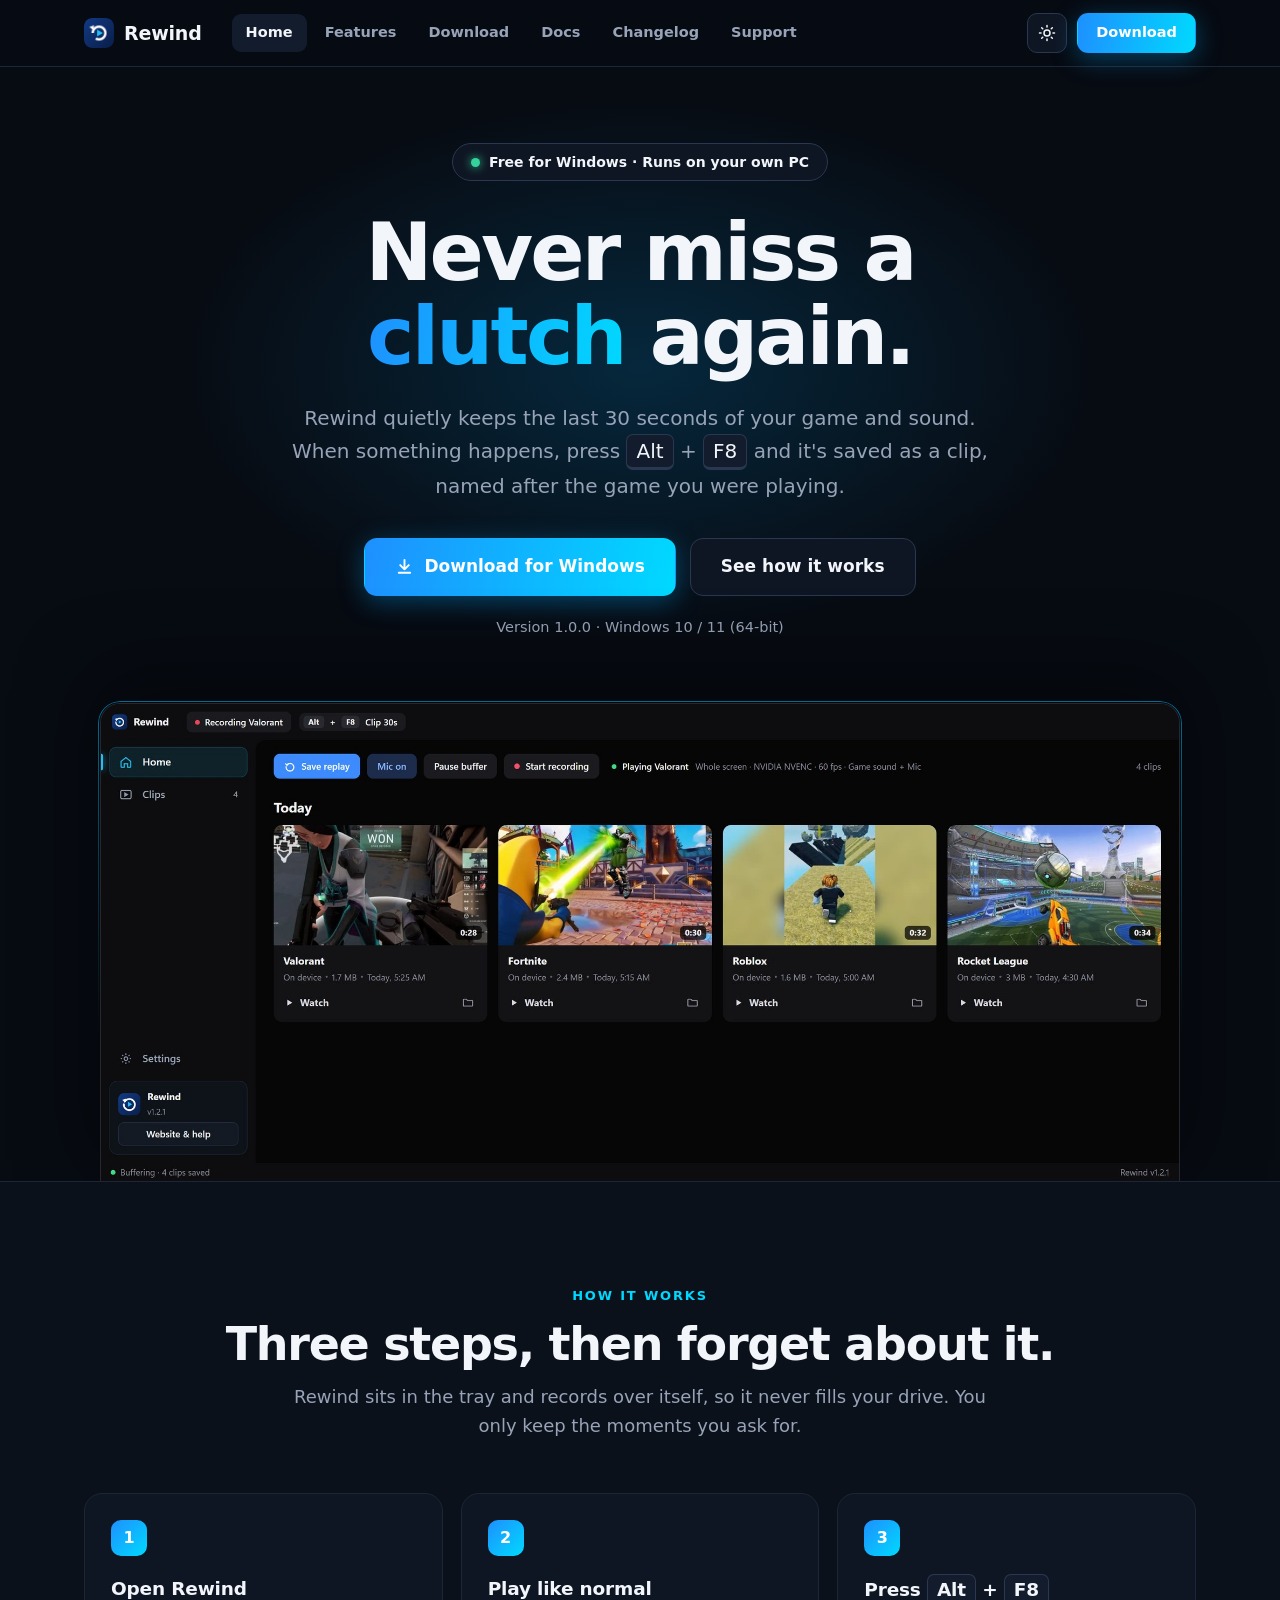
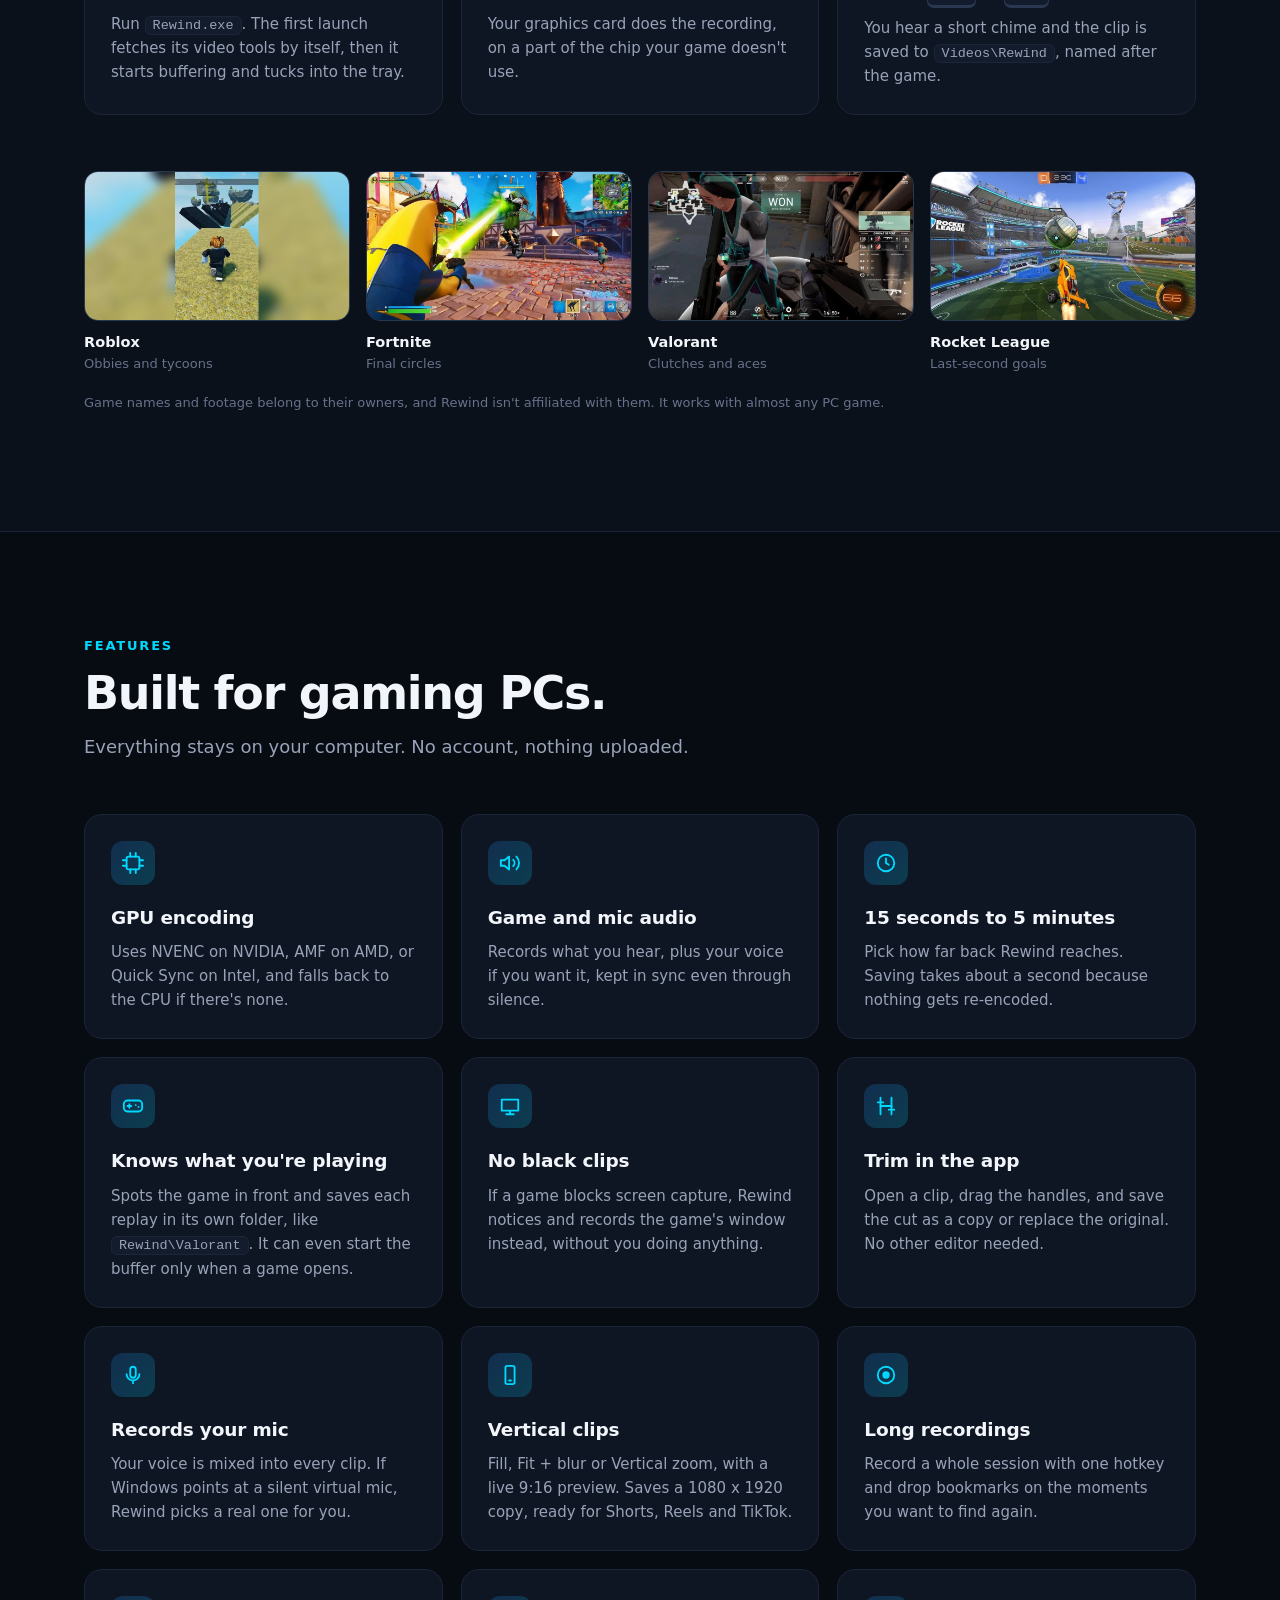
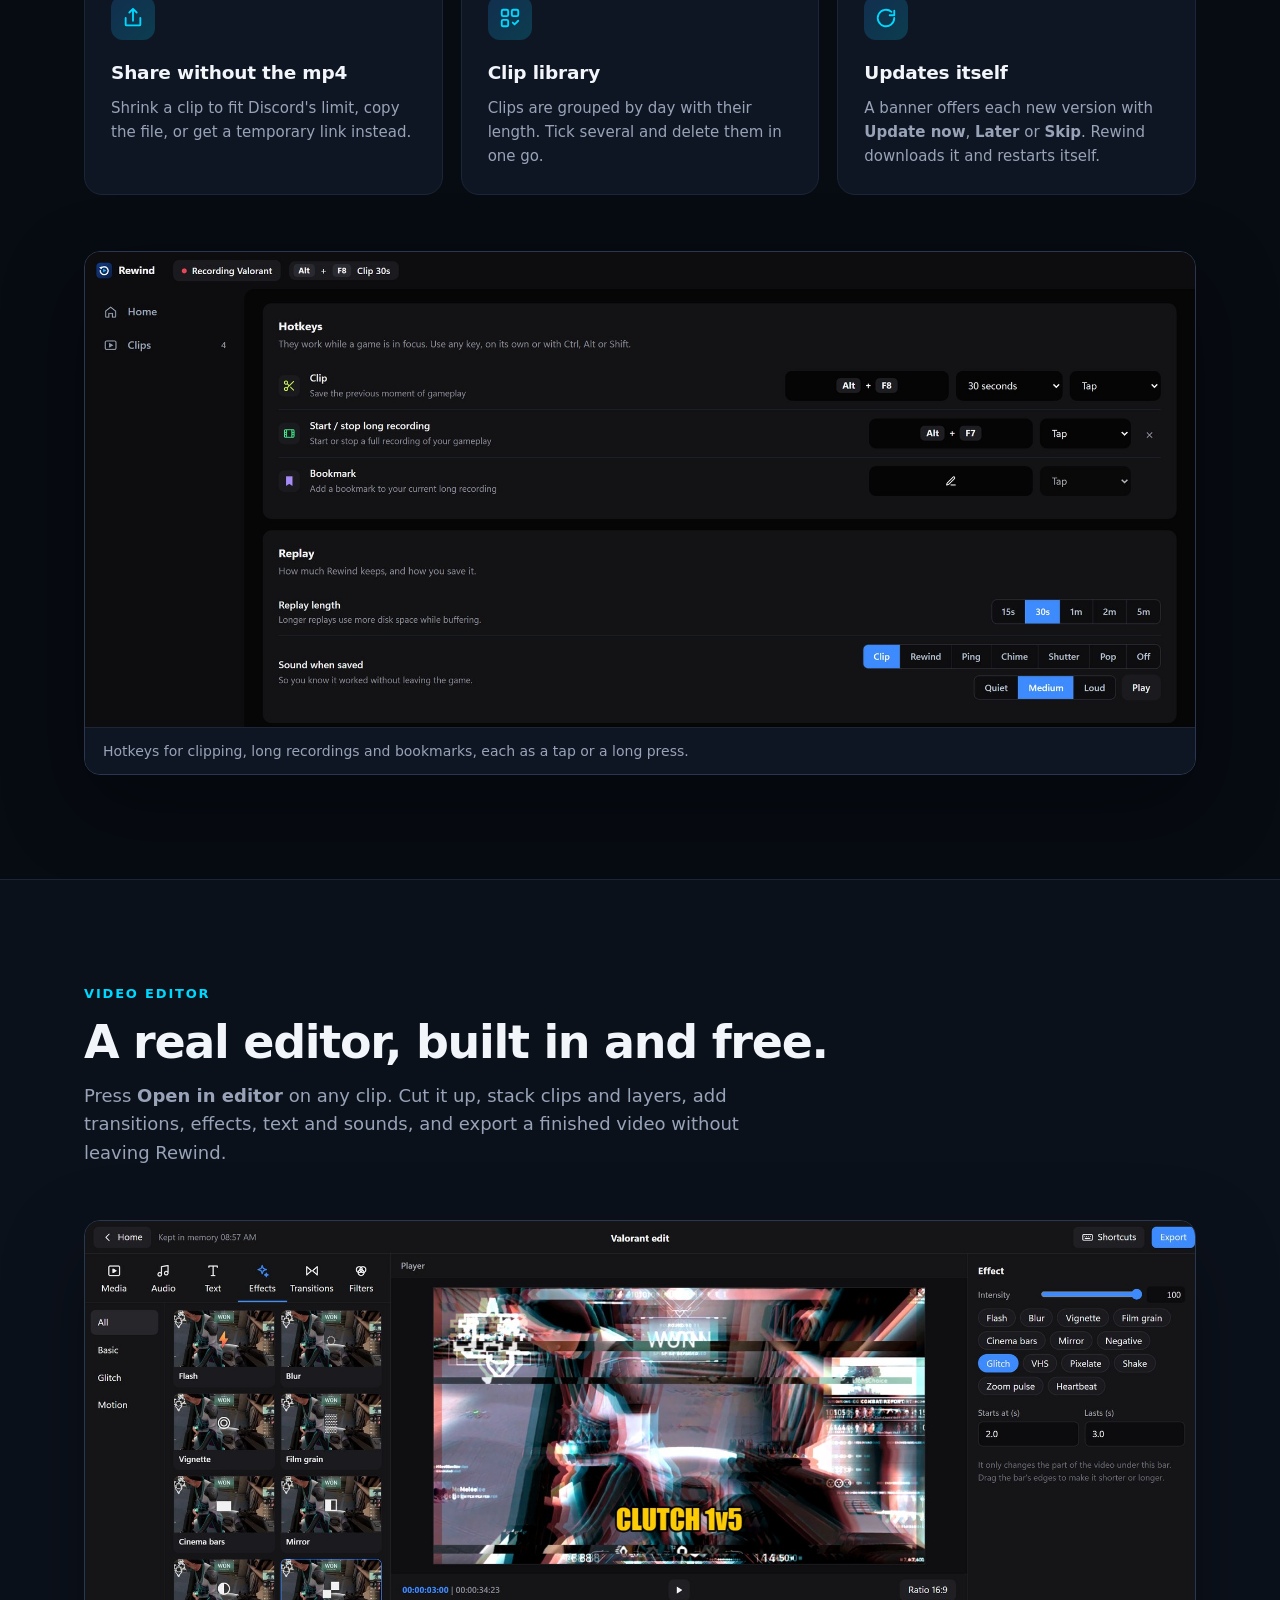
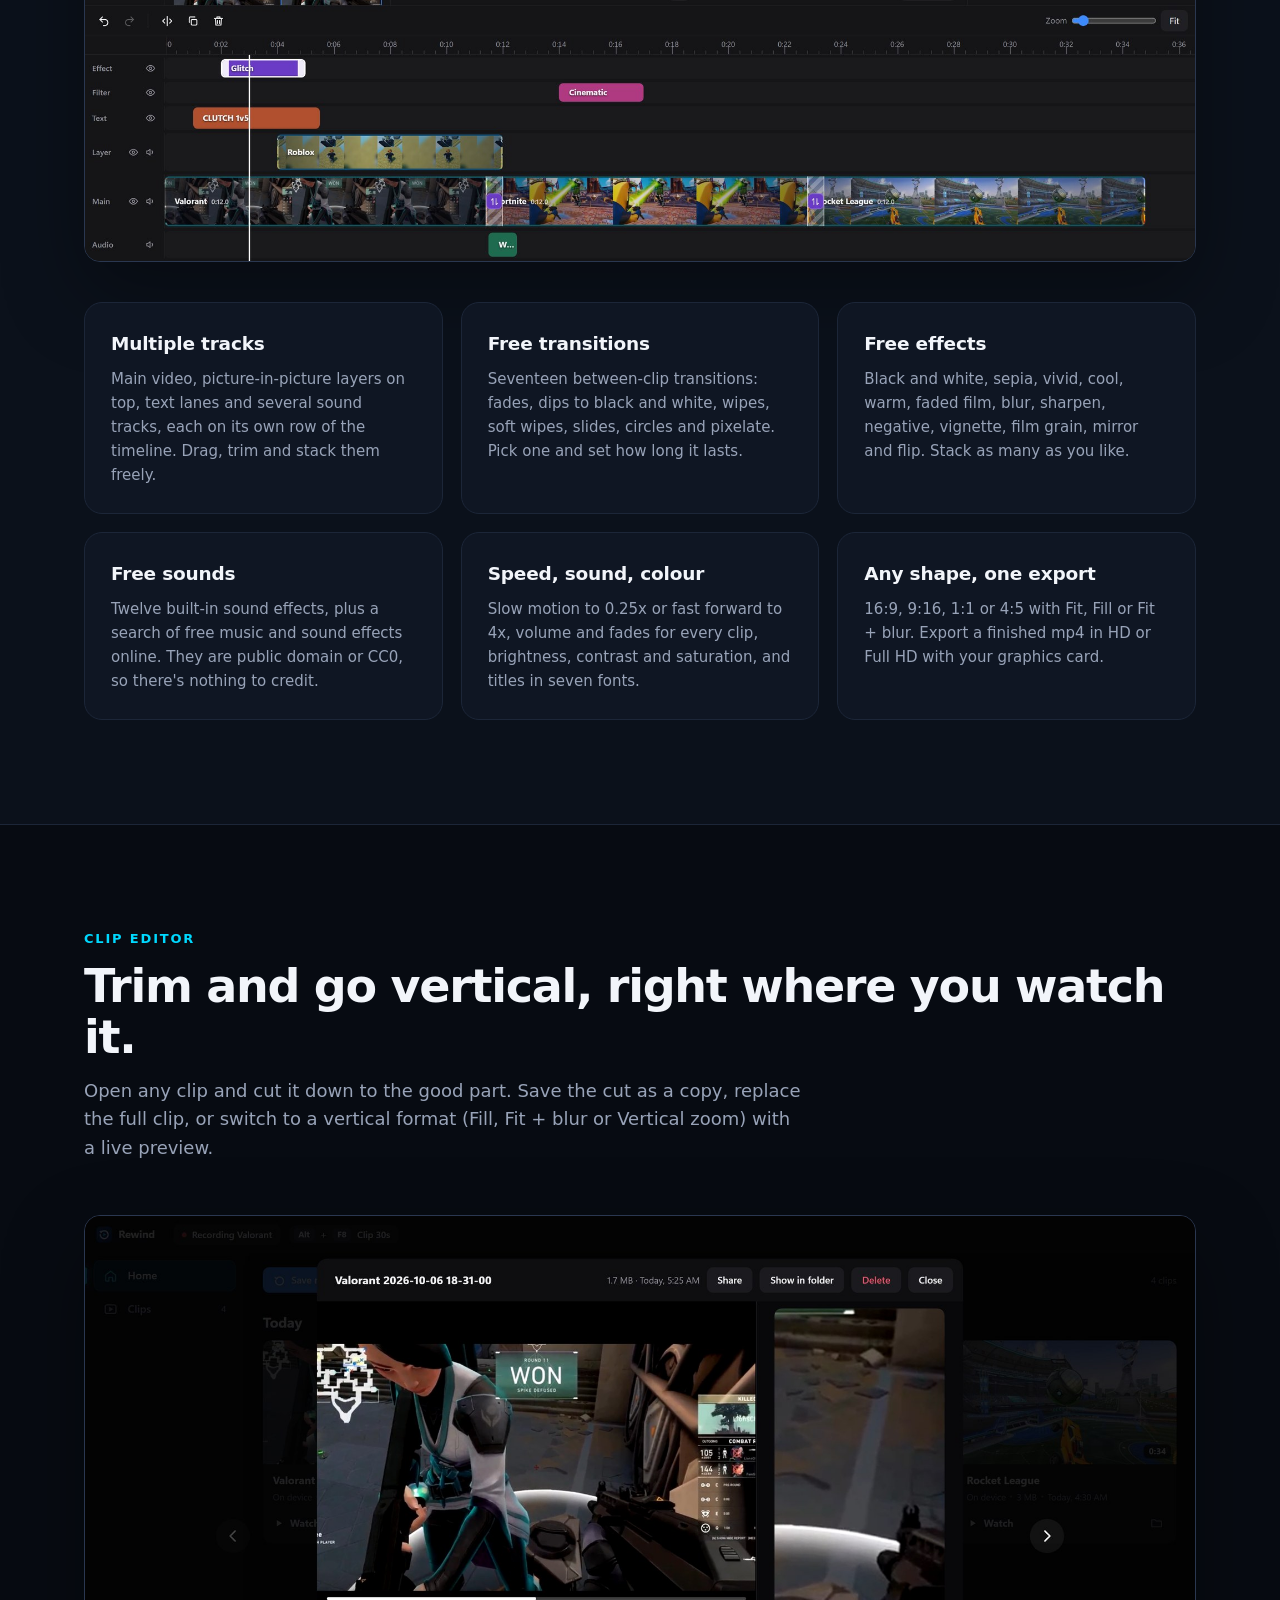
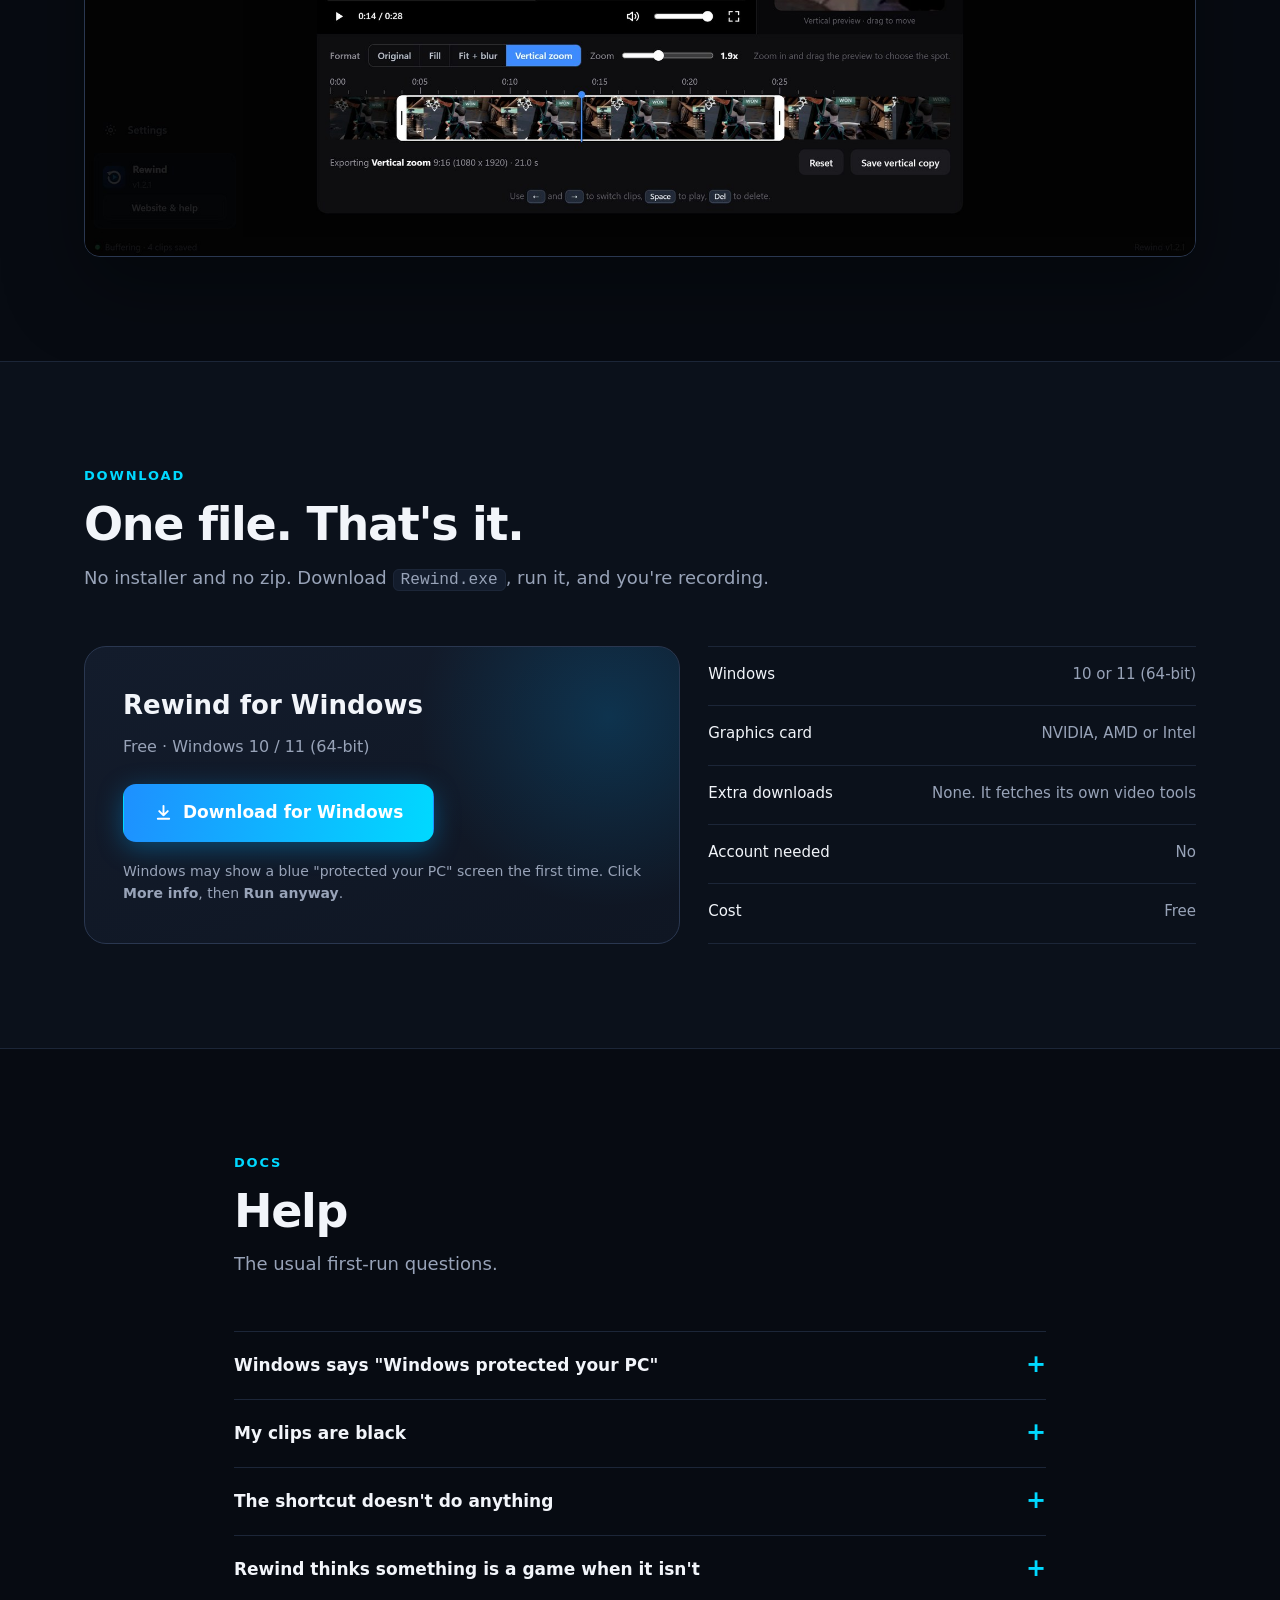
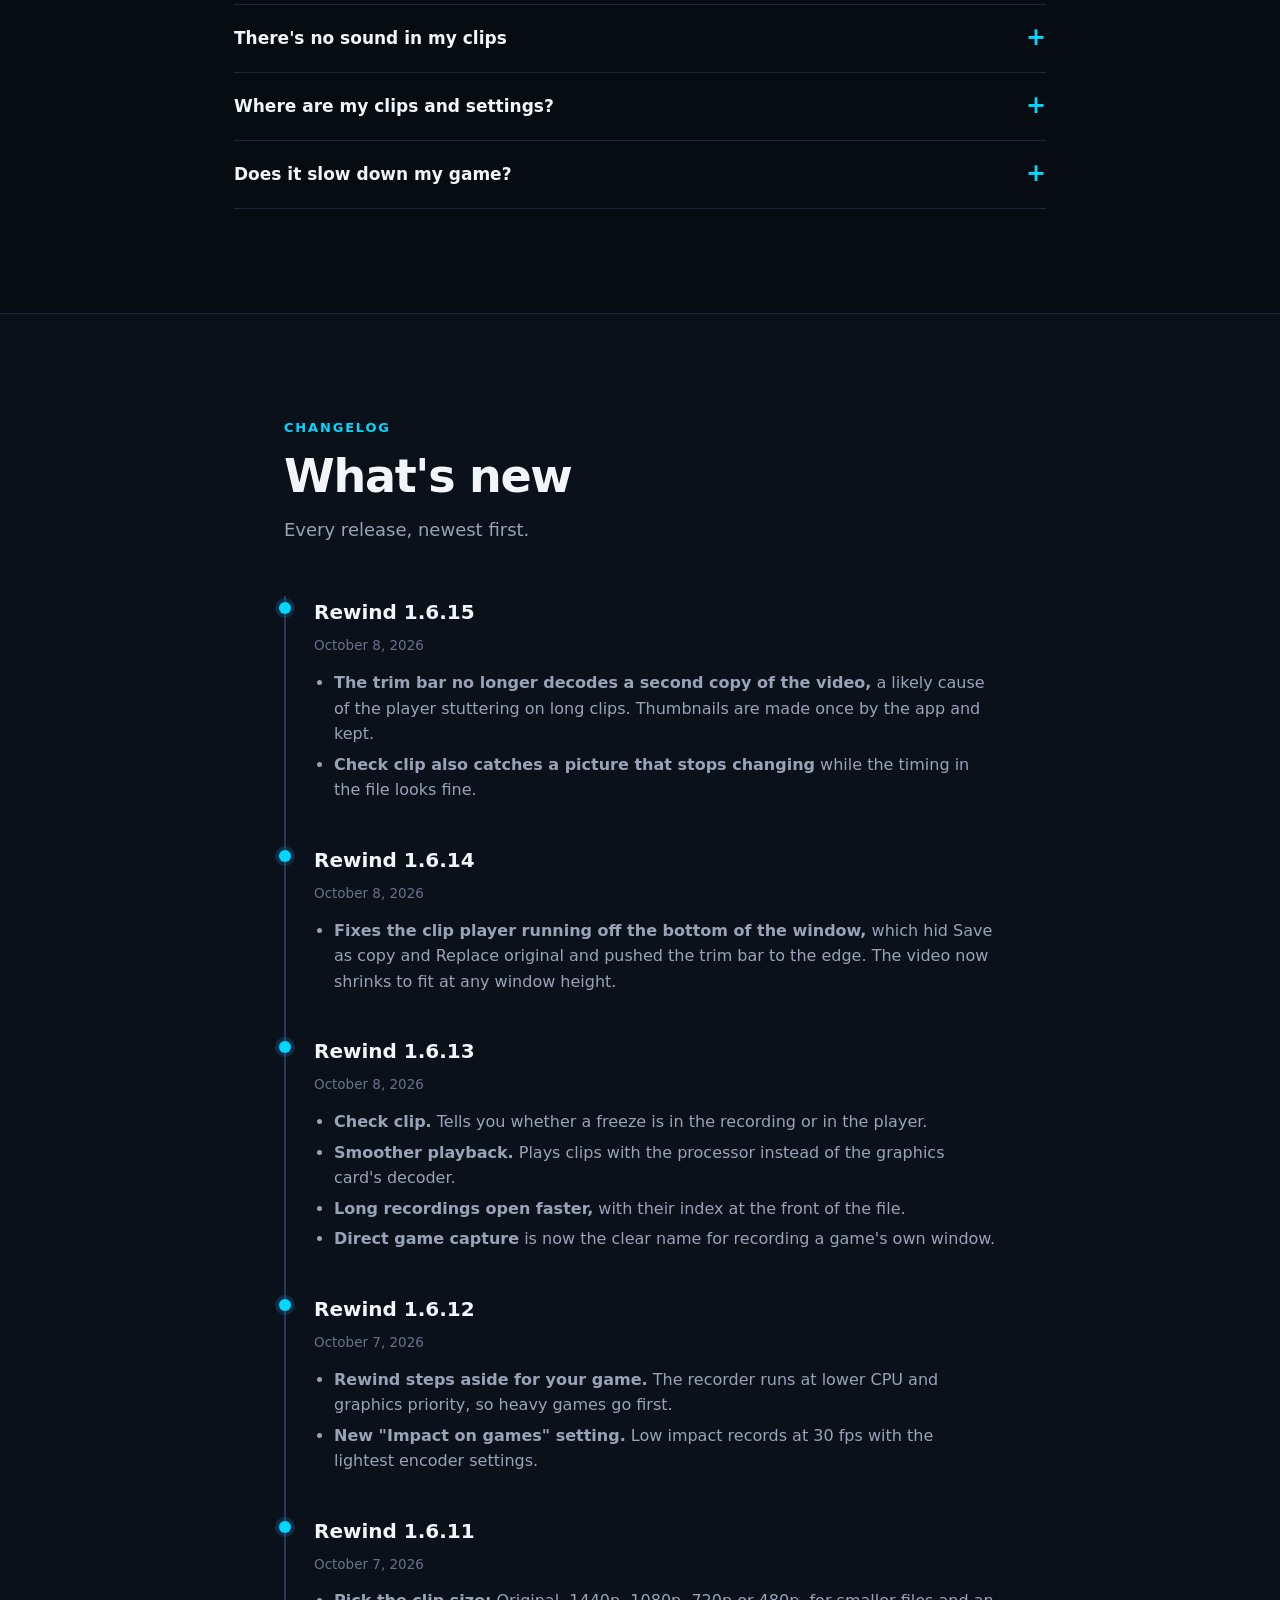
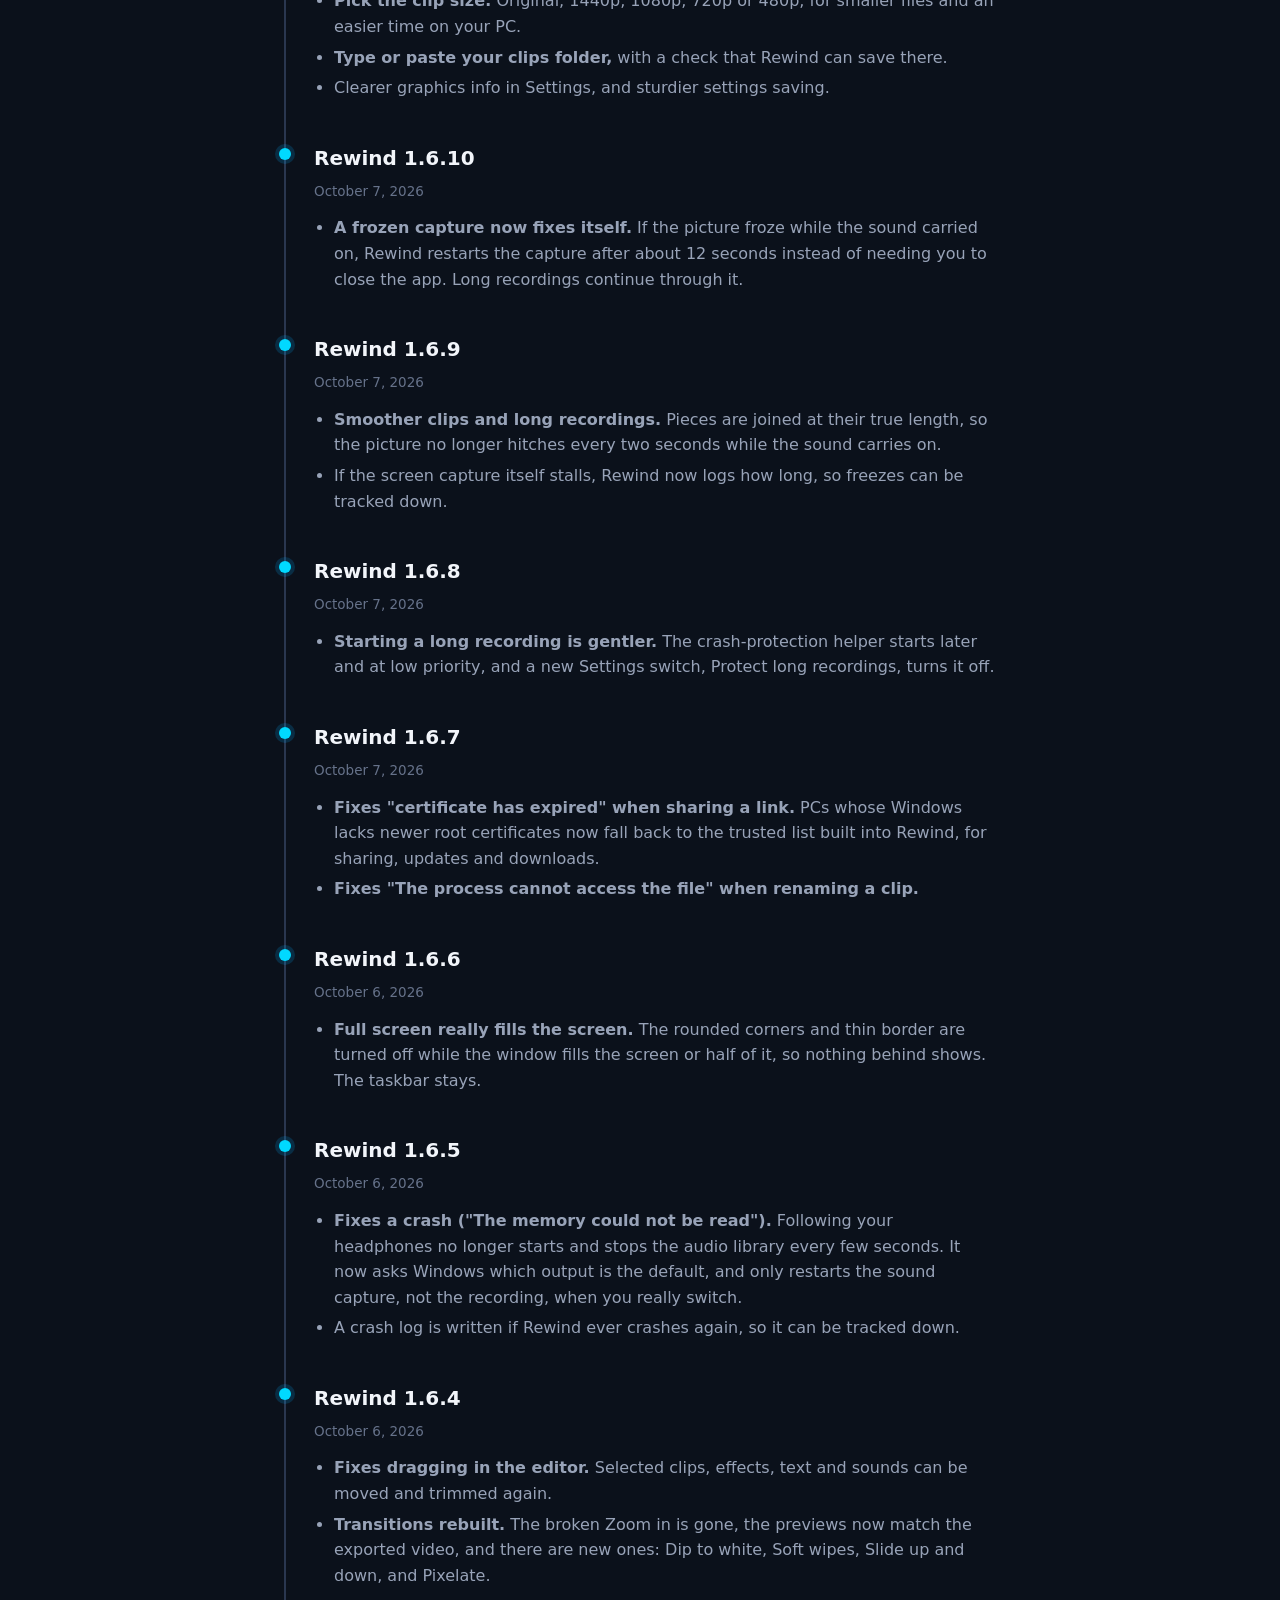
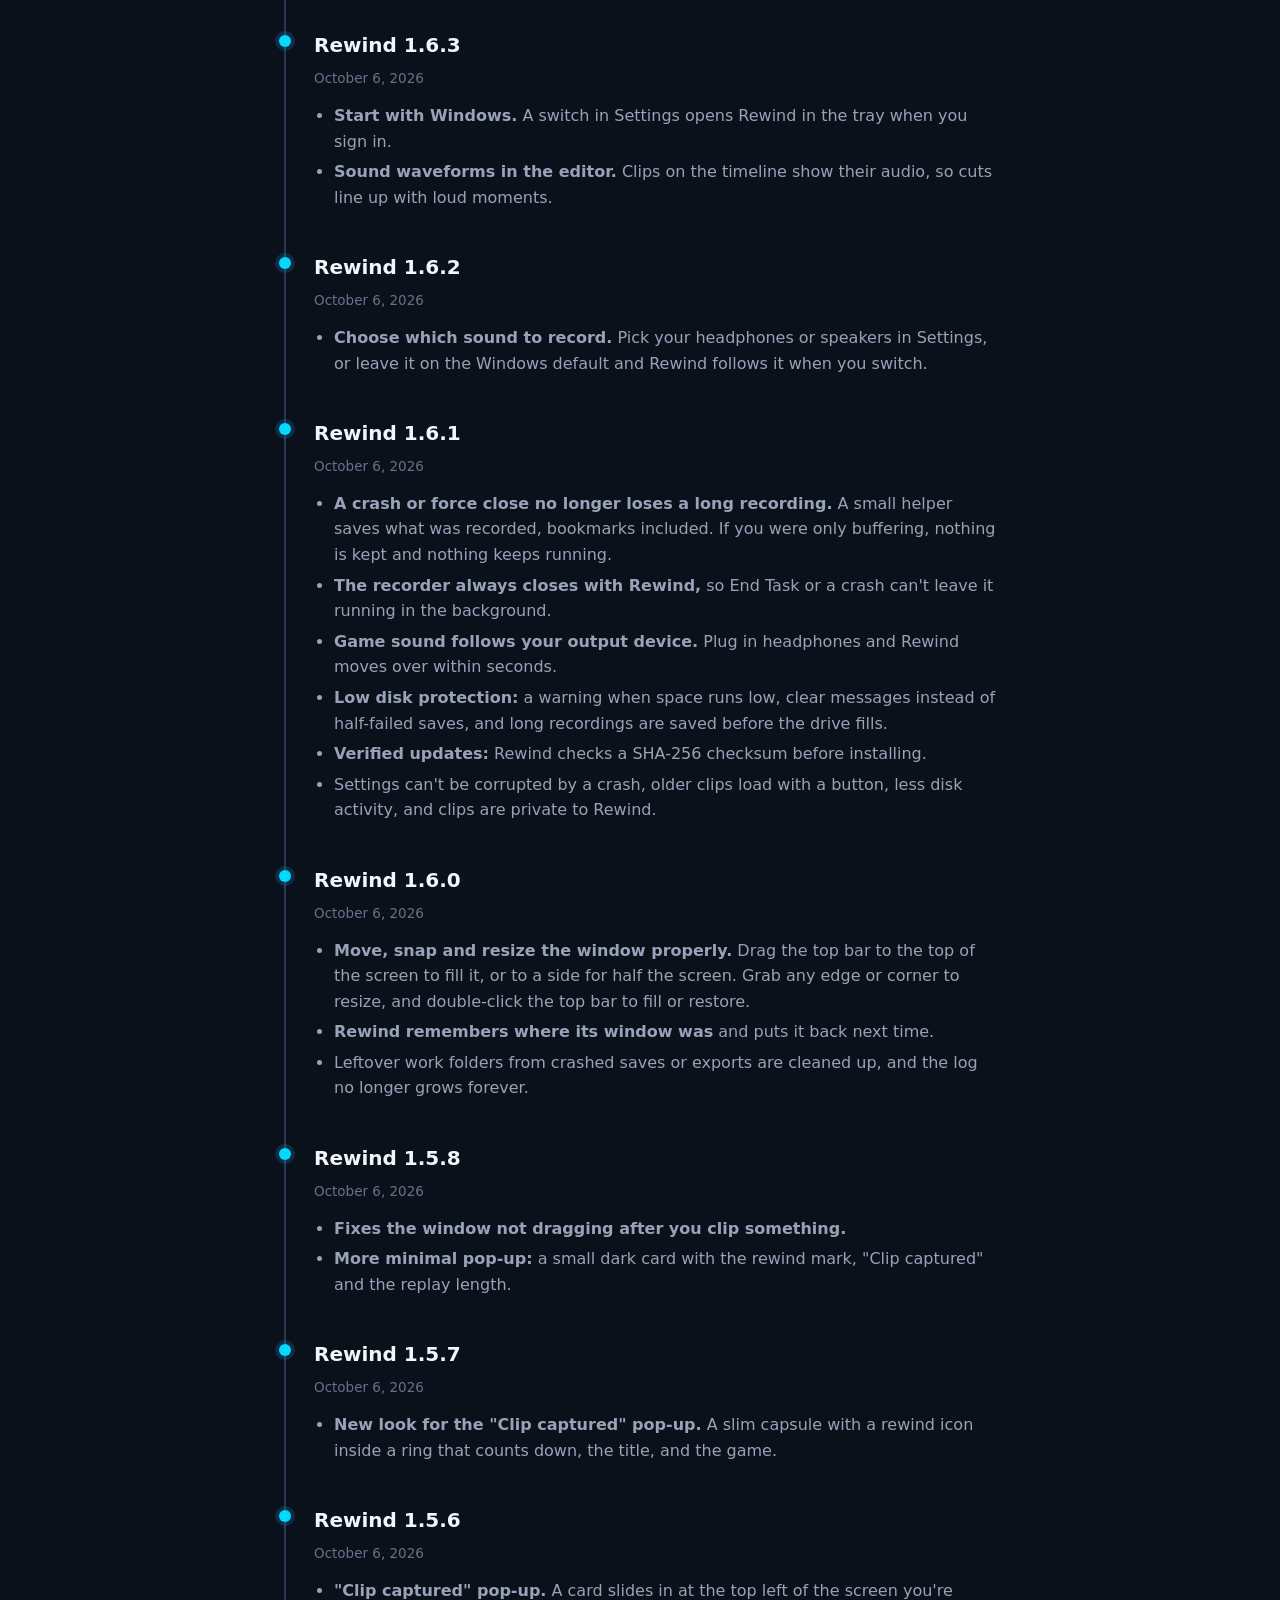
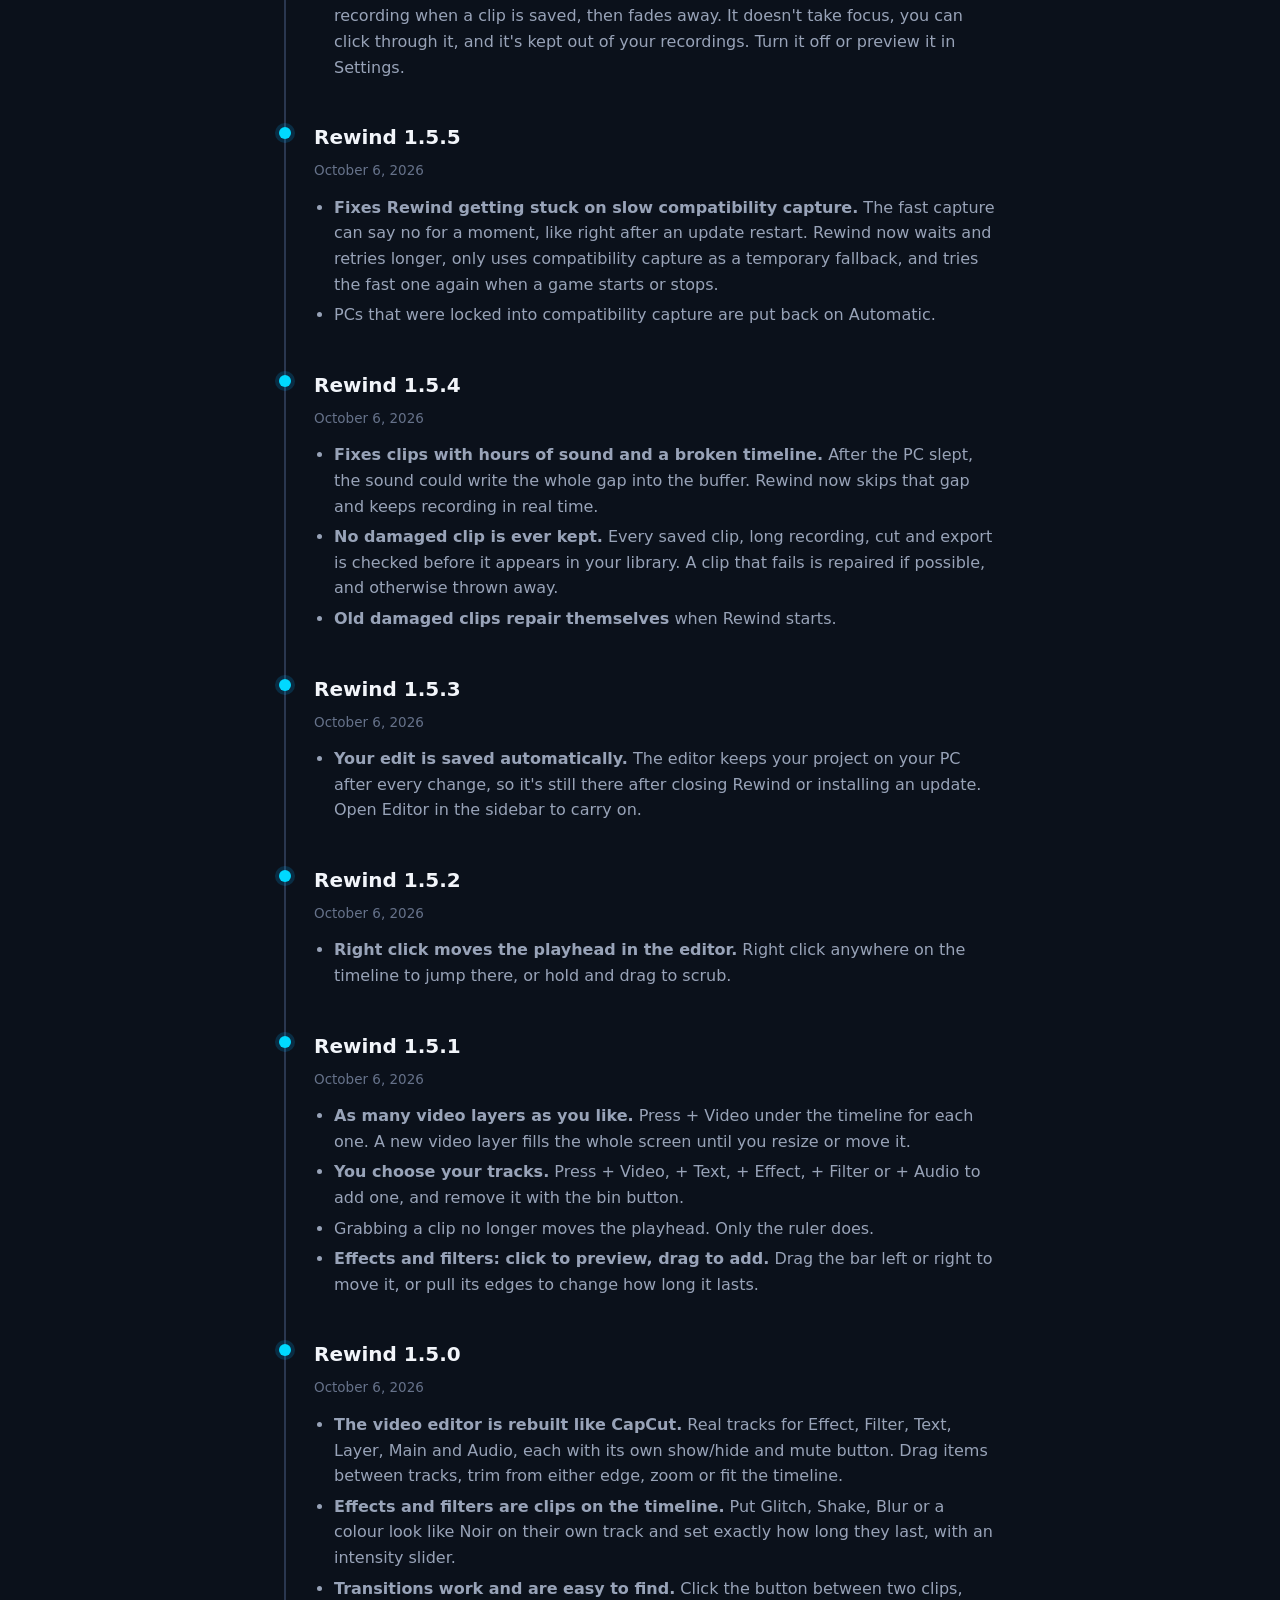
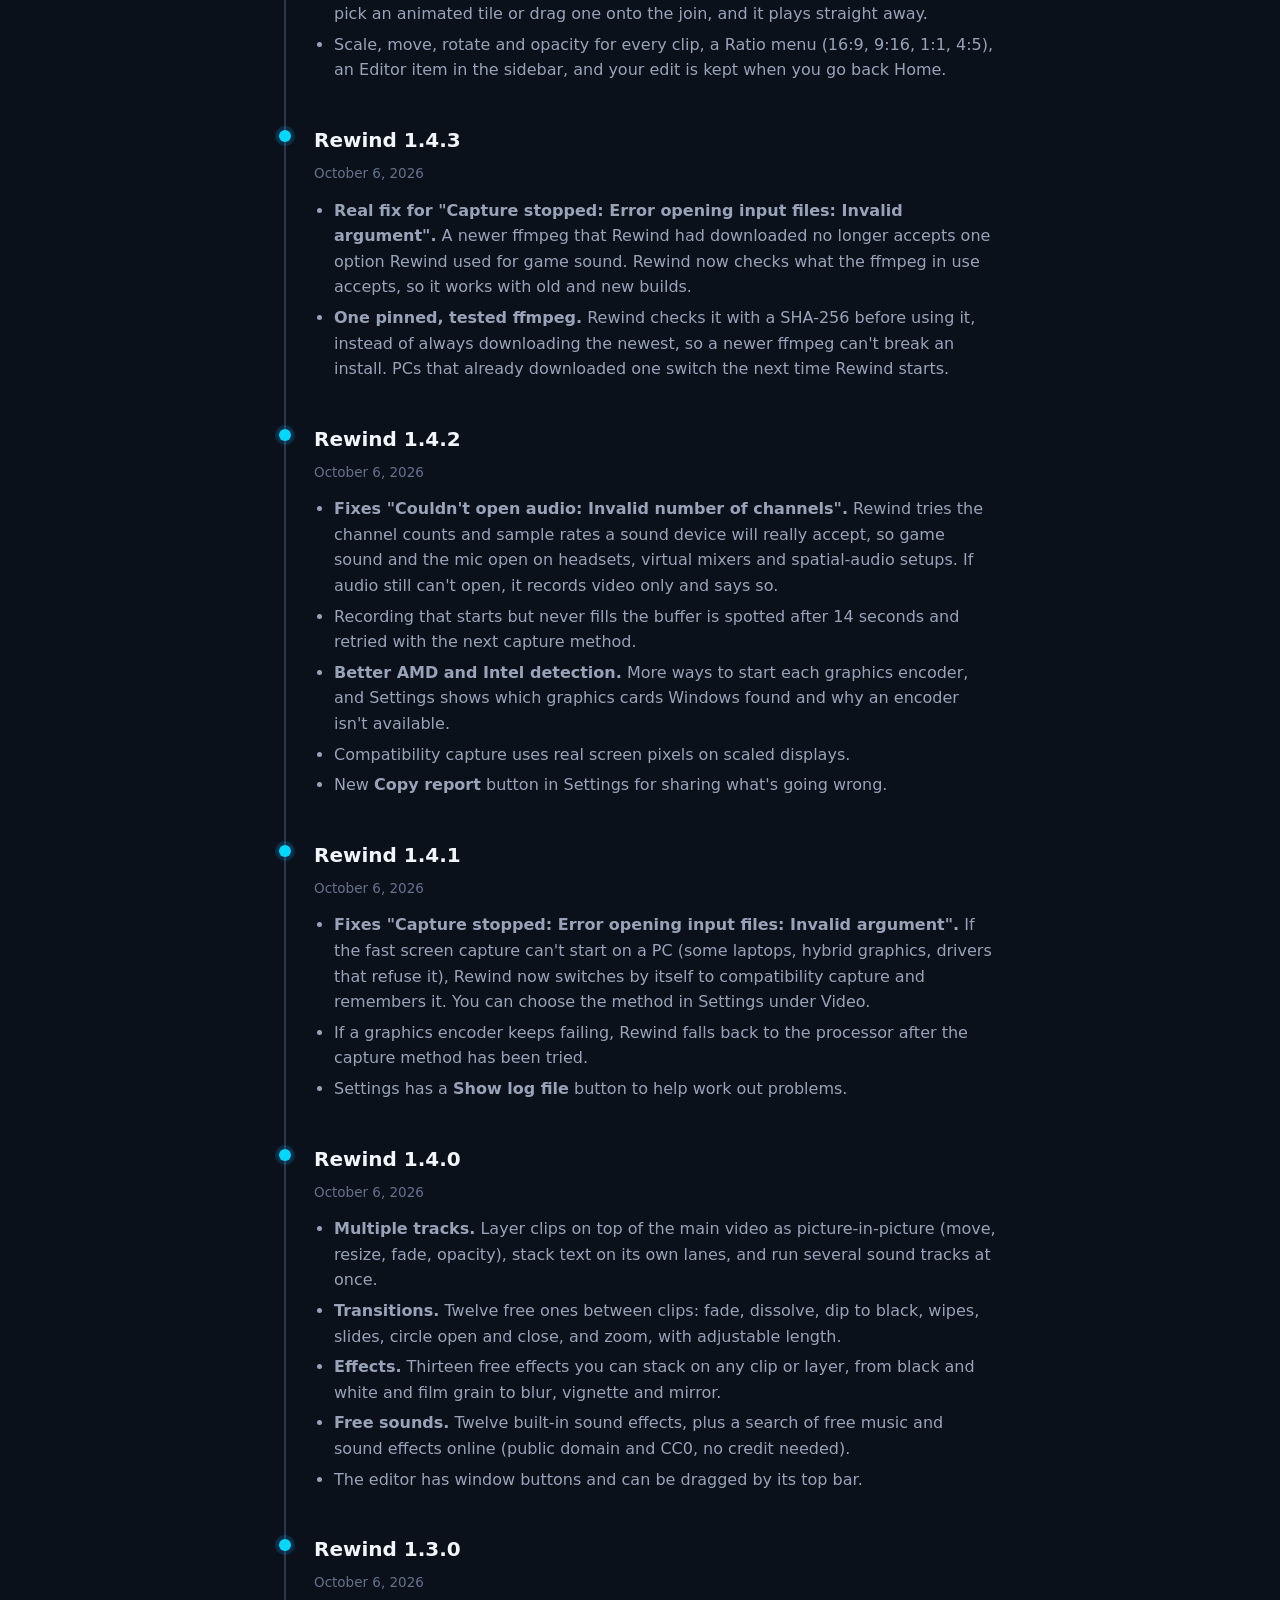
<file: docs/index.html>
<!DOCTYPE html>
<html lang="en">
<head>
<meta charset="utf-8">
<meta name="viewport" content="width=device-width, initial-scale=1, viewport-fit=cover">
<title>Rewind · Instant replay for your PC</title>
<meta name="description" content="Rewind keeps the last 30 seconds of your game. Press Alt + F8 and it's saved as a clip. Free for Windows.">
<meta property="og:title" content="Rewind · Instant replay for your PC">
<meta property="og:description" content="Press Alt + F8 and the last 30 seconds of your game become a clip.">
<meta property="og:image" content="screenshot-home.jpg">
<link rel="icon" href="favicon.png">
<style>
  :root {
    --bg: #070b12; --bg-2: #0b111b; --card: #0f1623; --card-2: #131c2c; --line: #1c2638; --line-2: #2a3750;
    --text: #f2f5fa; --muted: #98a3b8; --dim: #66728a; --a: #1e90ff; --b: #00d9ff; --green: #34d399;
    --glow: rgba(0, 170, 255, .18); --nav: rgba(7, 11, 18, .78); --btn-ink: #fff;
    color-scheme: dark;
  }
  :root[data-theme="light"] {
    --bg: #f6f9fd; --bg-2: #edf2f9; --card: #ffffff; --card-2: #f1f5fb; --line: #dde5f0; --line-2: #c5d1e3;
    --text: #0c1422; --muted: #4f5d75; --dim: #7a879c; --a: #0a78e8; --b: #00b4e0; --green: #0f9d6b;
    --glow: rgba(10, 120, 232, .13); --nav: rgba(246, 249, 253, .82);
    color-scheme: light;
  }
  * { box-sizing: border-box; }
  [hidden] { display: none !important; }
  html { scroll-behavior: smooth; scroll-padding-top: 84px; }
  body {
    margin: 0; background: var(--bg); color: var(--text);
    font: 16px/1.6 Inter, "Segoe UI Variable Text", "Segoe UI", system-ui, -apple-system, Roboto, sans-serif;
    -webkit-font-smoothing: antialiased; padding-bottom: env(safe-area-inset-bottom, 0px);
  }
  main { overflow-x: clip; }
  a { color: inherit; }
  :focus-visible { outline: 2px solid var(--b); outline-offset: 3px; }
  .wrap { max-width: 1160px; margin: 0 auto; padding: 0 24px; }

  /* nav */
  header {
    position: sticky; top: 0; z-index: 10; background: var(--nav); backdrop-filter: blur(14px);
    border-bottom: 1px solid var(--line); padding-top: env(safe-area-inset-top, 0px);
  }
  header .wrap { display: flex; align-items: center; gap: 22px; height: 66px; }
  .brand { display: flex; align-items: center; gap: 10px; font-weight: 750; font-size: 19px; text-decoration: none; letter-spacing: -.01em; }
  .brand img { width: 30px; height: 30px; border-radius: 8px; }
  nav.main { display: flex; gap: 4px; margin-left: 8px; }
  nav.main a { text-decoration: none; color: var(--muted); font-size: 14.5px; font-weight: 550; padding: 7px 14px; border-radius: 9px; }
  nav.main a:hover { color: var(--text); }
  nav.main a.on { background: var(--card-2); color: var(--text); }
  .nav-r { margin-left: auto; display: flex; gap: 10px; align-items: center; }
  .icon-btn {
    width: 40px; height: 40px; border-radius: 10px; border: 1px solid var(--line-2); background: var(--card);
    color: var(--text); display: grid; place-items: center; cursor: pointer;
  }
  .icon-btn:hover { border-color: var(--b); }
  .icon-btn svg { width: 18px; height: 18px; }

  .btn {
    display: inline-flex; align-items: center; justify-content: center; gap: 10px; height: 44px; padding: 0 20px; border-radius: 11px;
    font: inherit; font-weight: 650; font-size: 15px; text-decoration: none; border: 1px solid var(--line-2);
    background: var(--card); color: var(--text); cursor: pointer;
  }
  .btn:hover { border-color: var(--b); }
  .btn.primary {
    background: linear-gradient(100deg, var(--a), var(--b)); border-color: transparent; color: var(--btn-ink);
    box-shadow: 0 6px 26px rgba(0, 170, 255, .35);
  }
  .btn.primary:hover { filter: brightness(1.08); }
  .btn.big { height: 58px; padding: 0 30px; font-size: 17px; border-radius: 13px; }
  .btn.small { height: 40px; padding: 0 18px; font-size: 14.5px; }
  .btn svg { width: 19px; height: 19px; }

  /* hero */
  .hero { padding: 76px 0 0; text-align: center; position: relative; overflow: hidden; }
  .hero::before {
    content: ""; position: absolute; left: 50%; top: -80px; width: 1300px; height: 760px; transform: translateX(-50%);
    background: radial-gradient(closest-side, var(--glow), transparent 72%); pointer-events: none;
  }
  .pill {
    display: inline-flex; align-items: center; gap: 9px; padding: 7px 18px; border-radius: 999px; font-size: 14px; font-weight: 550;
    background: var(--card); border: 1px solid var(--line-2); color: var(--text); margin-bottom: 30px; position: relative;
  }
  .pill i { width: 9px; height: 9px; border-radius: 50%; background: var(--green); box-shadow: 0 0 10px var(--green); }
  h1 { font-size: clamp(42px, 7.2vw, 80px); line-height: 1.04; letter-spacing: -.035em; margin: 0 auto 24px; max-width: 14ch; font-weight: 800; position: relative; }
  .grad { background: linear-gradient(100deg, var(--a), var(--b)); -webkit-background-clip: text; background-clip: text; color: transparent; }
  .hero p.sub { color: var(--muted); font-size: clamp(17px, 2vw, 20px); max-width: 35em; margin: 0 auto 36px; position: relative; }
  kbd {
    display: inline-block; padding: 0 9px; border-radius: 7px; background: var(--card-2); border: 1px solid var(--line-2);
    border-bottom-width: 3px; font: 650 .88em/1.5 inherit; font-family: inherit; color: var(--text);
  }
  .ctas { display: flex; gap: 14px; justify-content: center; flex-wrap: wrap; position: relative; }
  .meta { color: var(--muted); font-size: 14.5px; margin-top: 20px; position: relative; }

  /* app window mock */
  .stage { position: relative; margin: 64px auto 0; max-width: 1080px; }
  .stage::before {
    content: ""; position: absolute; inset: -2px; border-radius: 22px 22px 0 0; padding: 1px;
    background: linear-gradient(180deg, rgba(0, 190, 255, .55), transparent 70%);
    -webkit-mask: linear-gradient(#000 0 0) content-box, linear-gradient(#000 0 0); -webkit-mask-composite: xor; mask-composite: exclude;
  }
  .win { border-radius: 20px 20px 0 0; background: #0b1017; border: 1px solid #1f2a3b; border-bottom: 0; overflow: hidden; text-align: left; color: #e7ebf2; box-shadow: 0 -20px 100px rgba(0, 150, 255, .16); }
  .win-bar { display: flex; align-items: center; gap: 8px; height: 42px; padding: 0 18px; background: #0d131c; border-bottom: 1px solid #1a2433; font-size: 12.5px; color: #8a93a4; position: relative; }
  .win-bar .dots { display: flex; gap: 7px; } .win-bar .dots i { width: 11px; height: 11px; border-radius: 50%; background: #223046; }
  .win-bar b { color: #e7ebf2; margin-left: 12px; font-weight: 700; }
  .win-bar .stat { position: absolute; left: 50%; transform: translateX(-50%); font-size: 10.5px; font-weight: 700; letter-spacing: .14em; color: #3ddc84; border: 1px solid #1d5a3c; background: #0e2a20; padding: 3px 12px; border-radius: 99px; }
  .app { display: grid; grid-template-columns: 190px 1fr; min-height: 470px; }
  .side { padding: 16px 12px; border-right: 1px solid #1a2433; display: flex; flex-direction: column; gap: 4px; font-size: 14px; font-weight: 600; background: #0a0f16; }
  .side div { padding: 9px 12px; border-radius: 9px; color: #9aa4b6; display: flex; justify-content: space-between; }
  .side .on { background: #151d2a; color: #fff; box-shadow: inset 3px 0 0 #1fc1f1; }
  .side .sp { flex: 1; }
  .side .ver { color: #6b7589; font-size: 12px; font-weight: 500; }
  .main-pane { padding: 20px; display: flex; flex-direction: column; gap: 18px; }
  .hold { background: #101722; border: 1px solid #1e293a; border-radius: 14px; padding: 18px 20px; }
  .hold-top { display: flex; justify-content: space-between; align-items: flex-start; gap: 12px; }
  .hold h4 { margin: 0 0 4px; font-size: 22px; letter-spacing: -.01em; }
  .hold p { margin: 0; color: #8a93a4; font-size: 13px; }
  .hold kbd { background: #1a2331; border-color: #2c394d; color: #fff; font-size: 12px; padding: 0 7px; }
  .save { background: #22c1f1; color: #04202b; font-weight: 700; font-size: 13.5px; padding: 10px 16px; border-radius: 10px; white-space: nowrap; }
  .tape { display: flex; align-items: center; gap: 3px; height: 74px; margin: 16px 0 6px; background: #0e1824; border-radius: 8px; padding: 0 6px; position: relative; }
  .tape i { flex: 1; background: #22c1f1; border-radius: 2px; min-width: 2px; }
  .tape::after { content: ""; position: absolute; right: 8px; top: 0; bottom: 0; width: 2px; background: #22c1f1; }
  .ticks { display: flex; justify-content: space-between; font-size: 10.5px; color: #66728a; }
  .sec-h { display: flex; justify-content: space-between; font-weight: 700; font-size: 15px; }
  .sec-h a { color: #22c1f1; font-size: 12.5px; text-decoration: none; }
  .thumbs { display: grid; grid-template-columns: repeat(4, 1fr); gap: 12px; }
  .clip { background: #101722; border: 1px solid #1e293a; border-radius: 11px; overflow: hidden; }
  .clip img { object-fit: cover; display: block; width: 100%; height: auto; aspect-ratio: 16/9; }
  .clip div { padding: 8px 11px 10px; font-size: 12.5px; font-weight: 650; }
  .clip small { display: block; color: #66728a; font-weight: 500; font-size: 11px; }

  /* sections */
  section.band { padding: 104px 0; border-top: 1px solid var(--line); position: relative; }
  section.alt { background: var(--bg-2); }
  .eyebrow { color: var(--b); font-weight: 700; font-size: 13px; letter-spacing: .14em; text-transform: uppercase; margin-bottom: 12px; }
  h2 { font-size: clamp(30px, 4vw, 46px); letter-spacing: -.028em; line-height: 1.1; margin: 0 0 14px; font-weight: 780; }
  .intro { color: var(--muted); max-width: 40em; margin: 0 0 52px; font-size: 18px; }
  .center { text-align: center; } .center .intro { margin-left: auto; margin-right: auto; }

  .cards { display: grid; grid-template-columns: repeat(3, 1fr); gap: 18px; }
  .card { background: var(--card); border: 1px solid var(--line); border-radius: 18px; padding: 26px; transition: border-color .15s, transform .15s; }
  .card:hover { border-color: var(--line-2); transform: translateY(-2px); }
  .card .ic { width: 44px; height: 44px; border-radius: 12px; display: grid; place-items: center; margin-bottom: 18px;
    background: linear-gradient(135deg, rgba(30,144,255,.2), rgba(0,217,255,.2)); color: var(--b); }
  .card .ic svg { width: 22px; height: 22px; }
  .card h3 { margin: 0 0 8px; font-size: 18.5px; letter-spacing: -.01em; }
  .card p { margin: 0; color: var(--muted); font-size: 15px; }
  .card.step::before { counter-increment: s; content: counter(s); display: grid; place-items: center; width: 36px; height: 36px; border-radius: 10px;
    background: linear-gradient(135deg, var(--a), var(--b)); color: #fff; font-weight: 750; margin-bottom: 18px; }
  .steps { counter-reset: s; }

  .gamestrip { display: grid; grid-template-columns: repeat(4, 1fr); gap: 16px; margin-top: 56px; }
  .gamestrip figure { margin: 0; }
  .gamestrip img { object-fit: cover; display: block; width: 100%; height: auto; border-radius: 14px; border: 1px solid var(--line-2); aspect-ratio: 16/9; }
  .gamestrip figcaption { margin-top: 10px; font-weight: 650; font-size: 14.5px; }
  .gamestrip figcaption small { display: block; color: var(--dim); font-weight: 500; font-size: 13px; }
  .note { color: var(--dim); font-size: 13px; margin-top: 18px; }

  /* download */
  .dl-box { display: grid; grid-template-columns: 1.1fr .9fr; gap: 28px; align-items: stretch; }
  .dl-main { background: linear-gradient(160deg, var(--card-2), var(--card)); border: 1px solid var(--line-2); border-radius: 22px; padding: 38px; position: relative; overflow: hidden; }
  .dl-main::before { content: ""; position: absolute; right: -120px; top: -120px; width: 380px; height: 380px; background: radial-gradient(closest-side, var(--glow), transparent); }
  .dl-main h3 { margin: 0 0 8px; font-size: 26px; position: relative; } .dl-main p { color: var(--muted); margin: 0 0 24px; position: relative; }
  .dl-main .btn { position: relative; }
  .reqs { list-style: none; margin: 0; padding: 0; display: grid; gap: 0; }
  .reqs li { display: flex; justify-content: space-between; gap: 16px; padding: 15px 0; border-bottom: 1px solid var(--line); font-size: 15px; }
  .reqs li:first-child { border-top: 1px solid var(--line); }
  .reqs span { color: var(--muted); }

  .help { max-width: 860px; }
  details { border-bottom: 1px solid var(--line); }
  details:first-of-type { border-top: 1px solid var(--line); }
  summary { cursor: pointer; padding: 20px 0; font-weight: 650; font-size: 17px; list-style: none; display: flex; justify-content: space-between; gap: 20px; }
  summary::-webkit-details-marker { display: none; }
  summary::after { content: "+"; color: var(--b); font-size: 24px; line-height: 1; }
  details[open] summary::after { content: "−"; }
  details .a { color: var(--muted); padding: 0 0 22px; font-size: 15.5px; }
  details .a p { margin: 0 0 10px; }
  code { background: var(--card-2); border: 1px solid var(--line); padding: 1px 7px; border-radius: 6px; font-size: .9em; }

  .log { max-width: 760px; }
  .rel { border-left: 2px solid var(--line-2); padding: 0 0 36px 28px; position: relative; }
  .rel::before { content: ""; position: absolute; left: -7px; top: 6px; width: 12px; height: 12px; border-radius: 50%; background: var(--b); box-shadow: 0 0 0 4px var(--glow); }
  .rel h3 { margin: 0 0 4px; font-size: 20px; } .rel time { color: var(--dim); font-size: 13.5px; }
  .rel ul { margin: 12px 0 0; padding-left: 20px; color: var(--muted); } .rel li { margin: 5px 0; }

  .final { text-align: center; overflow: hidden; }
  .final::before { content: ""; position: absolute; left: 50%; top: 0; width: 1000px; height: 500px; transform: translateX(-50%); background: radial-gradient(closest-side, var(--glow), transparent); pointer-events: none; }
  .final > .wrap { position: relative; }
  footer { border-top: 1px solid var(--line); padding: 30px 0 44px; color: var(--muted); font-size: 14px; }
  footer .wrap { display: flex; justify-content: space-between; gap: 20px; flex-wrap: wrap; }
  footer a { text-decoration: none; margin-left: 18px; } footer a:hover { color: var(--text); }

  @media (max-width: 960px) {
    nav.main { display: none; }
    .cards, .dl-box { grid-template-columns: 1fr; }
    .gamestrip { grid-template-columns: 1fr 1fr; }
    .app { grid-template-columns: 1fr; } .side { display: none; }
    .thumbs { grid-template-columns: 1fr 1fr; }
    .hero { padding-top: 52px; } section.band { padding: 72px 0; }
    .win-bar .stat { display: none; }
  }
  @media (prefers-reduced-motion: reduce) { html { scroll-behavior: auto; } .card { transition: none; } }

  /* app mock: flat, dark, library-first */
  .win { background: #0d0d0f; border-color: #26262c; box-shadow: 0 -20px 80px rgba(0, 0, 0, .5); }
  .win-bar { height: 46px; background: #0d0d0f; border-bottom: 0; gap: 12px; padding: 0 18px; }
  .win-bar b { margin: 0; font-size: 14px; }
  .spill, .kchip { display: inline-flex; align-items: center; gap: 8px; padding: 5px 12px; border-radius: 8px; background: #1b1b1f; color: #f1f1f3; font-size: 12.5px; font-weight: 600; }
  .spill i { width: 7px; height: 7px; border-radius: 50%; background: #ef4458; }
  .kchip { gap: 4px; padding-left: 6px; } .kchip em { font-style: normal; margin-left: 4px; }
  .kchip kbd { background: #2a2a31; border: 0; border-radius: 5px; padding: 0 7px; font-size: 11px; color: #fff; }
  .app { grid-template-columns: 68px 1fr; min-height: 0; }
  .side { background: #0d0d0f; border: 0; padding: 8px 11px; align-items: center; gap: 6px; }
  .side span { width: 46px; height: 46px; padding: 0; border-radius: 50%; display: grid; place-items: center; color: #9a9aa5; }
  .side span svg { width: 22px; height: 22px; } .side .on { background: #26262c; color: #fff; box-shadow: none; } .side .sp { flex: 1; width: auto; height: auto; }
  .main-pane { background: #060607; border-radius: 14px 0 0 0; padding: 18px 22px 26px; gap: 0; }
  .tbar { display: flex; align-items: center; gap: 9px; margin-bottom: 4px; flex-wrap: wrap; }
  .tbar .b { height: 32px; padding: 0 13px; border-radius: 8px; background: #1b1b1f; display: inline-flex; align-items: center; font-size: 12.5px; font-weight: 650; }
  .tbar .p { background: #3d8bff; color: #fff; } .tbar .on { background: #1d2c4a; color: #8db9ff; }
  .tbar .st { color: #8e8e99; font-size: 12px; margin-left: 6px; } .tbar .cnt { margin-left: auto; color: #8e8e99; font-size: 12.5px; }
  .main-pane h5 { margin: 20px 0 10px; font-size: 18px; font-weight: 700; }
  .thumbs { grid-template-columns: repeat(4, 1fr); gap: 14px; }
  .mc { background: #131316; border-radius: 11px; overflow: hidden; }
  .ms { position: relative; } .ms img { display: block; width: 100%; height: auto; aspect-ratio: 16/9; object-fit: cover; }
  .dur { position: absolute; right: 7px; bottom: 7px; padding: 0 6px; border-radius: 5px; background: rgba(0,0,0,.72); font-size: 11px; font-weight: 700; }
  .nw { position: absolute; left: 7px; top: 7px; padding: 0 7px; border-radius: 5px; background: #3d8bff; font-size: 10.5px; font-weight: 700; color: #fff; }
  .mb { padding: 10px 12px 2px; } .mb b { display: block; font-size: 13.5px; }
  .mm { display: flex; align-items: center; gap: 5px; color: #8e8e99; font-size: 11px; margin-top: 2px; white-space: nowrap; overflow: hidden; }
  .mm i { width: 3px; height: 3px; border-radius: 50%; background: #5f5f69; flex-shrink: 0; }
  .ma { display: flex; justify-content: space-between; align-items: center; padding: 7px 11px 10px 12px; color: #8e8e99; }
  .ma span { display: inline-flex; align-items: center; gap: 7px; font-weight: 650; font-size: 12.5px; color: #d8d8de; }
  .ma svg { width: 15px; height: 15px; }
  .hero::before { background: radial-gradient(closest-side, var(--glow), transparent 72%); }
  @media (max-width: 960px) { .thumbs { grid-template-columns: 1fr 1fr; } .tbar .st { display: none; } .app { grid-template-columns: 1fr; } .side { display: none; } .main-pane { border-radius: 0; } .win-bar .kchip { display: none; } }

  .editor-mock { max-width: 900px; margin: 0 auto; background: #0e0e10; border: 1px solid var(--line-2); border-radius: 16px; overflow: hidden; padding: 0 0 18px; box-shadow: 0 30px 80px rgba(0,0,0,.35); }
  .em-video { position: relative; background: #000; } .em-video img { display: block; width: 100%; height: auto; aspect-ratio: 16/9; object-fit: cover; max-height: 400px; }
  .em-ctl { position: absolute; left: 0; right: 0; bottom: 0; padding: 26px 16px 10px; display: flex; gap: 14px; font-size: 13px; font-weight: 600; color: #fff; background: linear-gradient(transparent, rgba(0,0,0,.8)); }
  .em-ruler { display: flex; justify-content: space-between; padding: 14px 24px 6px; color: #9a9aa5; font-size: 12px; }
  .em-strip { position: relative; margin: 0 24px; height: 60px; border-radius: 9px; background: #17171a; }
  .em-tiles { position: absolute; inset: 0; display: flex; border-radius: 9px; overflow: hidden; } .em-tiles img { flex: 1; min-width: 0; height: 100%; object-fit: cover; }
  .em-dim { position: absolute; top: 0; bottom: 0; background: rgba(0,0,0,.66); }
  .em-sel { position: absolute; top: -2px; bottom: -2px; border: 2px solid #fff; border-radius: 9px; }
  .em-sel i { position: absolute; top: -2px; bottom: -2px; width: 14px; background: #fff; } .em-sel i::after { content: ""; position: absolute; left: 50%; top: 50%; width: 2px; height: 20px; margin: -10px 0 0 -1px; background: #222; border-radius: 1px; }
  .em-sel i.l { left: -9px; border-radius: 8px 0 0 8px; } .em-sel i.r { right: -9px; border-radius: 0 8px 8px 0; }
  .em-head { position: absolute; top: -8px; bottom: -4px; width: 2px; background: #3d8bff; } .em-head::before { content: ""; position: absolute; left: -4px; top: 0; width: 10px; height: 10px; border-radius: 50%; background: #3d8bff; }
  .em-row { display: flex; align-items: center; gap: 10px; padding: 18px 24px 0; font-size: 13.5px; color: #8e8e99; flex-wrap: wrap; } .em-row b { color: #f1f1f3; } .em-row .g { flex: 1; }
  .em-row .b { padding: 8px 14px; border-radius: 9px; background: #1b1b1f; color: #f1f1f3; font-weight: 650; } .em-row .b.p { background: #3d8bff; color: #fff; }

  .win { overflow: hidden; background: #0d0d0f; } .win img { display: block; width: 100%; height: auto; }
  .shotframe { margin: 0; border: 1px solid var(--line-2); border-radius: 16px; overflow: hidden; box-shadow: 0 30px 80px rgba(0,0,0,.35); background: #0d0d0f; }
  .shotframe img { display: block; width: 100%; height: auto; }
  .shotframe figcaption { padding: 12px 18px; color: var(--muted); font-size: 14px; background: var(--card); border-top: 1px solid var(--line); }
</style>
</head>
<body>

<header>
  <div class="wrap">
    <a class="brand" href="#top"><img src="logo.png" alt="">Rewind</a>
    <nav class="main" aria-label="Site">
      <a href="#top" class="on" data-s="top">Home</a>
      <a href="#features" data-s="features">Features</a>
      <a href="#download" data-s="download">Download</a>
      <a href="#docs" data-s="docs">Docs</a>
      <a href="#changelog" data-s="changelog">Changelog</a>
      <a href="#support" data-s="support">Support</a>
    </nav>
    <div class="nav-r">
      <button class="icon-btn" id="theme" aria-label="Switch between light and dark theme">
        <svg viewBox="0 0 24 24" fill="none" stroke="currentColor" stroke-width="2" stroke-linecap="round"><circle cx="12" cy="12" r="4"/><path d="M12 2v2M12 20v2M4.9 4.9l1.4 1.4M17.7 17.7l1.4 1.4M2 12h2M20 12h2M4.9 19.1l1.4-1.4M17.7 6.3l1.4-1.4"/></svg>
      </button>
      <a class="btn primary small dl" href="#">Download</a>
    </div>
  </div>
</header>

<main id="top">
  <section class="hero">
    <div class="wrap">
      <div class="pill"><i></i>Free for Windows · Runs on your own PC</div>
      <h1>Never miss a <span class="grad">clutch</span> again.</h1>
      <p class="sub">Rewind quietly keeps the last 30 seconds of your game and sound. When something happens, press <kbd>Alt</kbd> + <kbd>F8</kbd> and it's saved as a clip, named after the game you were playing.</p>
      <div class="ctas">
        <a class="btn primary big dl" href="#">
          <svg viewBox="0 0 20 20" fill="none" stroke="currentColor" stroke-width="2" stroke-linecap="round" stroke-linejoin="round"><path d="M10 3v10M5.5 8.5L10 13l4.5-4.5M4 16.5h12"/></svg>
          <span class="dl-label">Download for Windows</span>
        </a>
        <a class="btn big" href="#how">See how it works</a>
      </div>
      <p class="meta" id="meta">Version 1.0.0 · Windows 10 / 11 (64-bit)</p>

      <div class="stage">
        <div class="win">
          <img src="screenshot-home.jpg" width="2000" height="885" alt="The Rewind app: saved clips from Valorant, Fortnite, Roblox and Rocket League, with a Save replay button, a mic toggle and the Alt F8 clip shortcut.">
        </div>
      </div>
    </div>
  </section>

  <section class="band alt" id="how">
    <div class="wrap">
      <div class="center">
        <div class="eyebrow">How it works</div>
        <h2>Three steps, then forget about it.</h2>
        <p class="intro">Rewind sits in the tray and records over itself, so it never fills your drive. You only keep the moments you ask for.</p>
      </div>
      <div class="cards steps">
        <div class="card step"><h3>Open Rewind</h3><p>Run <code>Rewind.exe</code>. The first launch fetches its video tools by itself, then it starts buffering and tucks into the tray.</p></div>
        <div class="card step"><h3>Play like normal</h3><p>Your graphics card does the recording, on a part of the chip your game doesn't use.</p></div>
        <div class="card step"><h3>Press <kbd>Alt</kbd> + <kbd>F8</kbd></h3><p>You hear a short chime and the clip is saved to <code>Videos\Rewind</code>, named after the game.</p></div>
      </div>
      <div class="gamestrip" aria-label="Examples of clips Rewind names after the game">
        <figure><img src="game-roblox.jpg" width="960" height="540" loading="lazy" alt="Roblox gameplay"><figcaption>Roblox<small>Obbies and tycoons</small></figcaption></figure>
        <figure><img src="game-fortnite.jpg" width="960" height="540" loading="lazy" alt="Fortnite gameplay"><figcaption>Fortnite<small>Final circles</small></figcaption></figure>
        <figure><img src="game-valorant.jpg" width="960" height="540" loading="lazy" alt="Valorant gameplay"><figcaption>Valorant<small>Clutches and aces</small></figcaption></figure>
        <figure><img src="game-rocket.jpg" width="960" height="540" loading="lazy" alt="Rocket League gameplay"><figcaption>Rocket League<small>Last-second goals</small></figcaption></figure>
      </div>
      <p class="note">Game names and footage belong to their owners, and Rewind isn't affiliated with them. It works with almost any PC game.</p>
    </div>
  </section>

  <section class="band" id="features">
    <div class="wrap">
      <div class="eyebrow">Features</div>
      <h2>Built for gaming PCs.</h2>
      <p class="intro">Everything stays on your computer. No account, nothing uploaded.</p>
      <div class="cards">
        <div class="card"><div class="ic"><svg viewBox="0 0 24 24" fill="none" stroke="currentColor" stroke-width="2" stroke-linecap="round" stroke-linejoin="round"><rect x="5" y="5" width="14" height="14" rx="2"/><path d="M9 1v4M15 1v4M9 19v4M15 19v4M1 9h4M1 15h4M19 9h4M19 15h4"/></svg></div><h3>GPU encoding</h3><p>Uses NVENC on NVIDIA, AMF on AMD, or Quick Sync on Intel, and falls back to the CPU if there's none.</p></div>
        <div class="card"><div class="ic"><svg viewBox="0 0 24 24" fill="none" stroke="currentColor" stroke-width="2" stroke-linecap="round" stroke-linejoin="round"><path d="M11 5L6 9H2v6h4l5 4zM15.5 8.5a5 5 0 0 1 0 7M19 5a10 10 0 0 1 0 14"/></svg></div><h3>Game and mic audio</h3><p>Records what you hear, plus your voice if you want it, kept in sync even through silence.</p></div>
        <div class="card"><div class="ic"><svg viewBox="0 0 24 24" fill="none" stroke="currentColor" stroke-width="2" stroke-linecap="round" stroke-linejoin="round"><circle cx="12" cy="12" r="9"/><path d="M12 7v5l3 2"/></svg></div><h3>15 seconds to 5 minutes</h3><p>Pick how far back Rewind reaches. Saving takes about a second because nothing gets re-encoded.</p></div>
        <div class="card"><div class="ic"><svg viewBox="0 0 24 24" fill="none" stroke="currentColor" stroke-width="2" stroke-linecap="round" stroke-linejoin="round"><rect x="2" y="6" width="20" height="12" rx="4"/><path d="M6 12h4M8 10v4M15 11h.01M18 13h.01"/></svg></div><h3>Knows what you're playing</h3><p>Spots the game in front and saves each replay in its own folder, like <code>Rewind\Valorant</code>. It can even start the buffer only when a game opens.</p></div>
        <div class="card"><div class="ic"><svg viewBox="0 0 24 24" fill="none" stroke="currentColor" stroke-width="2" stroke-linecap="round" stroke-linejoin="round"><path d="M3 5h18v12H3zM8 21h8M12 17v4"/></svg></div><h3>No black clips</h3><p>If a game blocks screen capture, Rewind notices and records the game's window instead, without you doing anything.</p></div>
        <div class="card"><div class="ic"><svg viewBox="0 0 24 24" fill="none" stroke="currentColor" stroke-width="2" stroke-linecap="round" stroke-linejoin="round"><path d="M6 3v18M18 3v18M3 8h6M15 16h6"/><path d="M6 12h12"/></svg></div><h3>Trim in the app</h3><p>Open a clip, drag the handles, and save the cut as a copy or replace the original. No other editor needed.</p></div>
        <div class="card"><div class="ic"><svg viewBox="0 0 24 24" fill="none" stroke="currentColor" stroke-width="2" stroke-linecap="round" stroke-linejoin="round"><rect x="9" y="3" width="6" height="12" rx="3"/><path d="M5 11a7 7 0 0 0 14 0M12 18v3"/></svg></div><h3>Records your mic</h3><p>Your voice is mixed into every clip. If Windows points at a silent virtual mic, Rewind picks a real one for you.</p></div>
        <div class="card"><div class="ic"><svg viewBox="0 0 24 24" fill="none" stroke="currentColor" stroke-width="2" stroke-linecap="round" stroke-linejoin="round"><rect x="7" y="2" width="10" height="20" rx="2"/><path d="M11 18h2"/></svg></div><h3>Vertical clips</h3><p>Fill, Fit + blur or Vertical zoom, with a live 9:16 preview. Saves a 1080 x 1920 copy, ready for Shorts, Reels and TikTok.</p></div>
        <div class="card"><div class="ic"><svg viewBox="0 0 24 24" fill="none" stroke="currentColor" stroke-width="2" stroke-linecap="round" stroke-linejoin="round"><circle cx="12" cy="12" r="9"/><circle cx="12" cy="12" r="3" fill="currentColor"/></svg></div><h3>Long recordings</h3><p>Record a whole session with one hotkey and drop bookmarks on the moments you want to find again.</p></div>
        <div class="card"><div class="ic"><svg viewBox="0 0 24 24" fill="none" stroke="currentColor" stroke-width="2" stroke-linecap="round" stroke-linejoin="round"><path d="M4 12v7a1 1 0 0 0 1 1h14a1 1 0 0 0 1-1v-7M16 6l-4-4-4 4M12 2v13"/></svg></div><h3>Share without the mp4</h3><p>Shrink a clip to fit Discord's limit, copy the file, or get a temporary link instead.</p></div>
        <div class="card"><div class="ic"><svg viewBox="0 0 24 24" fill="none" stroke="currentColor" stroke-width="2" stroke-linecap="round" stroke-linejoin="round"><rect x="3" y="3" width="7" height="7" rx="1.5"/><rect x="14" y="3" width="7" height="7" rx="1.5"/><rect x="3" y="14" width="7" height="7" rx="1.5"/><path d="M15 17l2 2 4-4"/></svg></div><h3>Clip library</h3><p>Clips are grouped by day with their length. Tick several and delete them in one go.</p></div>
        <div class="card"><div class="ic"><svg viewBox="0 0 24 24" fill="none" stroke="currentColor" stroke-width="2" stroke-linecap="round" stroke-linejoin="round"><path d="M21 12a9 9 0 1 1-3-6.7M21 4v5h-5"/></svg></div><h3>Updates itself</h3><p>A banner offers each new version with <b>Update now</b>, <b>Later</b> or <b>Skip</b>. Rewind downloads it and restarts itself.</p></div>
      </div>
      <figure class="shotframe" style="margin-top:56px">
        <img src="screenshot-settings.jpg" width="2000" height="856" loading="lazy" alt="Rewind settings: hotkeys for Clip, Start or stop long recording and Bookmark, each with Tap or Long press, then replay length and save sounds.">
        <figcaption>Hotkeys for clipping, long recordings and bookmarks, each as a tap or a long press.</figcaption>
      </figure>
    </div>
  </section>

  <section class="band alt" id="editor">
    <div class="wrap">
      <div class="eyebrow">Video editor</div>
      <h2>A real editor, built in and free.</h2>
      <p class="intro">Press <b>Open in editor</b> on any clip. Cut it up, stack clips and layers, add transitions, effects, text and sounds, and export a finished video without leaving Rewind.</p>
      <figure class="shotframe">
        <img src="screenshot-video-editor.jpg" width="2000" height="1154" loading="lazy" alt="The Rewind video editor: a preview with a yellow CLUTCH 1v5 title, a media panel on the left, speed, sound, colour and fade controls on the right, and a timeline with video, text and music tracks.">
      </figure>
      <div class="cards" style="margin-top:40px">
        <div class="card"><h3>Multiple tracks</h3><p>Main video, picture-in-picture layers on top, text lanes and several sound tracks, each on its own row of the timeline. Drag, trim and stack them freely.</p></div>
        <div class="card"><h3>Free transitions</h3><p>Seventeen between-clip transitions: fades, dips to black and white, wipes, soft wipes, slides, circles and pixelate. Pick one and set how long it lasts.</p></div>
        <div class="card"><h3>Free effects</h3><p>Black and white, sepia, vivid, cool, warm, faded film, blur, sharpen, negative, vignette, film grain, mirror and flip. Stack as many as you like.</p></div>
        <div class="card"><h3>Free sounds</h3><p>Twelve built-in sound effects, plus a search of free music and sound effects online. They are public domain or CC0, so there's nothing to credit.</p></div>
        <div class="card"><h3>Speed, sound, colour</h3><p>Slow motion to 0.25x or fast forward to 4x, volume and fades for every clip, brightness, contrast and saturation, and titles in seven fonts.</p></div>
        <div class="card"><h3>Any shape, one export</h3><p>16:9, 9:16, 1:1 or 4:5 with Fit, Fill or Fit + blur. Export a finished mp4 in HD or Full HD with your graphics card.</p></div>
      </div>
    </div>
  </section>

  <section class="band" id="trim">
    <div class="wrap">
      <div class="eyebrow">Clip editor</div>
      <h2>Trim and go vertical, right where you watch it.</h2>
      <p class="intro">Open any clip and cut it down to the good part. Save the cut as a copy, replace the full clip, or switch to a vertical format (Fill, Fit + blur or Vertical zoom) with a live preview.</p>
      <figure class="shotframe">
        <img src="screenshot-editor.jpg" width="2000" height="1154" loading="lazy" alt="The Rewind player: a clip with a Vertical zoom format selected, a live 9:16 preview beside the video, and a trim timeline with draggable handles.">
      </figure>
    </div>
  </section>

  <section class="band alt" id="download">
    <div class="wrap">
      <div class="eyebrow">Download</div>
      <h2>One file. That's it.</h2>
      <p class="intro">No installer and no zip. Download <code>Rewind.exe</code>, run it, and you're recording.</p>
      <div class="dl-box">
        <div class="dl-main">
          <h3 id="dl-title">Rewind for Windows</h3>
          <p id="dl-sub">Free · Windows 10 / 11 (64-bit)</p>
          <a class="btn primary big dl" href="#">
            <svg viewBox="0 0 20 20" fill="none" stroke="currentColor" stroke-width="2" stroke-linecap="round" stroke-linejoin="round"><path d="M10 3v10M5.5 8.5L10 13l4.5-4.5M4 16.5h12"/></svg>
            <span class="dl-label">Download for Windows</span>
          </a>
          <p style="margin:18px 0 0;font-size:14px">Windows may show a blue "protected your PC" screen the first time. Click <b>More info</b>, then <b>Run anyway</b>.</p>
        </div>
        <ul class="reqs">
          <li>Windows <span>10 or 11 (64-bit)</span></li>
          <li>Graphics card <span>NVIDIA, AMD or Intel</span></li>
          <li>Extra downloads <span>None. It fetches its own video tools</span></li>
          <li>Account needed <span>No</span></li>
          <li>Cost <span>Free</span></li>
        </ul>
      </div>
    </div>
  </section>

  <section class="band" id="docs">
    <div class="wrap help">
      <div class="eyebrow">Docs</div>
      <h2>Help</h2>
      <p class="intro">The usual first-run questions.</p>

      <details><summary>Windows says "Windows protected your PC"</summary><div class="a">
        <p>That's SmartScreen. It shows for any new app that isn't signed with a paid certificate. Click <b>More info</b>, then <b>Run anyway</b>. You only need to do it once.</p>
      </div></details>

      <details><summary>My clips are black</summary><div class="a">
        <p>Rewind fixes this by itself. It checks the picture every few seconds, and if a game comes out black, it switches to recording that game's own window and remembers the game for next time. You'll see a note on the Home screen when that happens.</p>
        <p>To force it for every game, open Settings → Games and set <b>How to record games</b> to <b>Game window</b>.</p>
        <p>If clips are still black, set the game to <b>borderless</b> or <b>windowed fullscreen</b>. On laptops with two graphics chips, set Rewind to the same GPU as the game in Windows Settings → Display → Graphics.</p>
      </div></details>

      <details><summary>The shortcut doesn't do anything</summary><div class="a">
        <p>Another app may own that key. Open Settings in Rewind and press <b>Change</b> to pick a different one. Rewind warns you if a key is taken.</p>
        <p>Alt + F10 is NVIDIA's own instant replay key, which is why Rewind uses Alt + F8.</p>
      </div></details>

      <details><summary>Rewind thinks something is a game when it isn't</summary><div class="a">
        <p>Open Settings → Games and press × next to it under <b>Games Rewind has seen</b>. Rewind won't treat it as a game again.</p>
      </div></details>

      <details><summary>There's no sound in my clips</summary><div class="a">
        <p>Check that <b>Game and desktop sound</b> is on in Settings. If you switched headphones or speakers after opening Rewind, turn it off and on again so Rewind follows the new device.</p>
      </div></details>

      <details><summary>Where are my clips and settings?</summary><div class="a">
        <p>Clips go to <code>Videos\Rewind</code>, or the folder you chose in Settings. Settings and the log are in <code>%APPDATA%\Rewind</code>.</p>
      </div></details>

      <details><summary>Does it slow down my game?</summary><div class="a">
        <p>With a GPU encoder, barely. The encoder is a separate part of the graphics chip. On CPU encoding, heavy games can lose a few frames, and 30 fps in Settings helps.</p>
      </div></details>
    </div>
  </section>

  <section class="band alt" id="changelog">
    <div class="wrap log">
      <div class="eyebrow">Changelog</div>
      <h2>What's new</h2>
      <p class="intro">Every release, newest first.</p>
      <div class="rel">
        <h3>Rewind 1.6.15</h3><time>October 8, 2026</time>
        <ul>
          <li><b>The trim bar no longer decodes a second copy of the video,</b> a likely cause of the player stuttering on long clips. Thumbnails are made once by the app and kept.</li>
          <li><b>Check clip also catches a picture that stops changing</b> while the timing in the file looks fine.</li>
        </ul>
      </div>
      <div class="rel">
        <h3>Rewind 1.6.14</h3><time>October 8, 2026</time>
        <ul>
          <li><b>Fixes the clip player running off the bottom of the window,</b> which hid Save as copy and Replace original and pushed the trim bar to the edge. The video now shrinks to fit at any window height.</li>
        </ul>
      </div>
      <div class="rel">
        <h3>Rewind 1.6.13</h3><time>October 8, 2026</time>
        <ul>
          <li><b>Check clip.</b> Tells you whether a freeze is in the recording or in the player.</li>
          <li><b>Smoother playback.</b> Plays clips with the processor instead of the graphics card's decoder.</li>
          <li><b>Long recordings open faster,</b> with their index at the front of the file.</li>
          <li><b>Direct game capture</b> is now the clear name for recording a game's own window.</li>
        </ul>
      </div>
      <div class="rel">
        <h3>Rewind 1.6.12</h3><time>October 7, 2026</time>
        <ul>
          <li><b>Rewind steps aside for your game.</b> The recorder runs at lower CPU and graphics priority, so heavy games go first.</li>
          <li><b>New "Impact on games" setting.</b> Low impact records at 30 fps with the lightest encoder settings.</li>
        </ul>
      </div>
      <div class="rel">
        <h3>Rewind 1.6.11</h3><time>October 7, 2026</time>
        <ul>
          <li><b>Pick the clip size:</b> Original, 1440p, 1080p, 720p or 480p, for smaller files and an easier time on your PC.</li>
          <li><b>Type or paste your clips folder,</b> with a check that Rewind can save there.</li>
          <li>Clearer graphics info in Settings, and sturdier settings saving.</li>
        </ul>
      </div>
      <div class="rel">
        <h3>Rewind 1.6.10</h3><time>October 7, 2026</time>
        <ul>
          <li><b>A frozen capture now fixes itself.</b> If the picture froze while the sound carried on, Rewind restarts the capture after about 12 seconds instead of needing you to close the app. Long recordings continue through it.</li>
        </ul>
      </div>
      <div class="rel">
        <h3>Rewind 1.6.9</h3><time>October 7, 2026</time>
        <ul>
          <li><b>Smoother clips and long recordings.</b> Pieces are joined at their true length, so the picture no longer hitches every two seconds while the sound carries on.</li>
          <li>If the screen capture itself stalls, Rewind now logs how long, so freezes can be tracked down.</li>
        </ul>
      </div>
      <div class="rel">
        <h3>Rewind 1.6.8</h3><time>October 7, 2026</time>
        <ul>
          <li><b>Starting a long recording is gentler.</b> The crash-protection helper starts later and at low priority, and a new Settings switch, Protect long recordings, turns it off.</li>
        </ul>
      </div>
      <div class="rel">
        <h3>Rewind 1.6.7</h3><time>October 7, 2026</time>
        <ul>
          <li><b>Fixes "certificate has expired" when sharing a link.</b> PCs whose Windows lacks newer root certificates now fall back to the trusted list built into Rewind, for sharing, updates and downloads.</li>
          <li><b>Fixes "The process cannot access the file" when renaming a clip.</b></li>
        </ul>
      </div>
      <div class="rel">
        <h3>Rewind 1.6.6</h3><time>October 6, 2026</time>
        <ul>
          <li><b>Full screen really fills the screen.</b> The rounded corners and thin border are turned off while the window fills the screen or half of it, so nothing behind shows. The taskbar stays.</li>
        </ul>
      </div>
      <div class="rel">
        <h3>Rewind 1.6.5</h3><time>October 6, 2026</time>
        <ul>
          <li><b>Fixes a crash ("The memory could not be read").</b> Following your headphones no longer starts and stops the audio library every few seconds. It now asks Windows which output is the default, and only restarts the sound capture, not the recording, when you really switch.</li>
          <li>A crash log is written if Rewind ever crashes again, so it can be tracked down.</li>
        </ul>
      </div>
      <div class="rel">
        <h3>Rewind 1.6.4</h3><time>October 6, 2026</time>
        <ul>
          <li><b>Fixes dragging in the editor.</b> Selected clips, effects, text and sounds can be moved and trimmed again.</li>
          <li><b>Transitions rebuilt.</b> The broken Zoom in is gone, the previews now match the exported video, and there are new ones: Dip to white, Soft wipes, Slide up and down, and Pixelate.</li>
        </ul>
      </div>
      <div class="rel">
        <h3>Rewind 1.6.3</h3><time>October 6, 2026</time>
        <ul>
          <li><b>Start with Windows.</b> A switch in Settings opens Rewind in the tray when you sign in.</li>
          <li><b>Sound waveforms in the editor.</b> Clips on the timeline show their audio, so cuts line up with loud moments.</li>
        </ul>
      </div>
      <div class="rel">
        <h3>Rewind 1.6.2</h3><time>October 6, 2026</time>
        <ul>
          <li><b>Choose which sound to record.</b> Pick your headphones or speakers in Settings, or leave it on the Windows default and Rewind follows it when you switch.</li>
        </ul>
      </div>
      <div class="rel">
        <h3>Rewind 1.6.1</h3><time>October 6, 2026</time>
        <ul>
          <li><b>A crash or force close no longer loses a long recording.</b> A small helper saves what was recorded, bookmarks included. If you were only buffering, nothing is kept and nothing keeps running.</li>
          <li><b>The recorder always closes with Rewind,</b> so End Task or a crash can't leave it running in the background.</li>
          <li><b>Game sound follows your output device.</b> Plug in headphones and Rewind moves over within seconds.</li>
          <li><b>Low disk protection:</b> a warning when space runs low, clear messages instead of half-failed saves, and long recordings are saved before the drive fills.</li>
          <li><b>Verified updates:</b> Rewind checks a SHA-256 checksum before installing.</li>
          <li>Settings can't be corrupted by a crash, older clips load with a button, less disk activity, and clips are private to Rewind.</li>
        </ul>
      </div>
      <div class="rel">
        <h3>Rewind 1.6.0</h3><time>October 6, 2026</time>
        <ul>
          <li><b>Move, snap and resize the window properly.</b> Drag the top bar to the top of the screen to fill it, or to a side for half the screen. Grab any edge or corner to resize, and double-click the top bar to fill or restore.</li>
          <li><b>Rewind remembers where its window was</b> and puts it back next time.</li>
          <li>Leftover work folders from crashed saves or exports are cleaned up, and the log no longer grows forever.</li>
        </ul>
      </div>
      <div class="rel">
        <h3>Rewind 1.5.8</h3><time>October 6, 2026</time>
        <ul>
          <li><b>Fixes the window not dragging after you clip something.</b></li>
          <li><b>More minimal pop-up:</b> a small dark card with the rewind mark, "Clip captured" and the replay length.</li>
        </ul>
      </div>
      <div class="rel">
        <h3>Rewind 1.5.7</h3><time>October 6, 2026</time>
        <ul>
          <li><b>New look for the "Clip captured" pop-up.</b> A slim capsule with a rewind icon inside a ring that counts down, the title, and the game.</li>
        </ul>
      </div>
      <div class="rel">
        <h3>Rewind 1.5.6</h3><time>October 6, 2026</time>
        <ul>
          <li><b>"Clip captured" pop-up.</b> A card slides in at the top left of the screen you're recording when a clip is saved, then fades away. It doesn't take focus, you can click through it, and it's kept out of your recordings. Turn it off or preview it in Settings.</li>
        </ul>
      </div>
      <div class="rel">
        <h3>Rewind 1.5.5</h3><time>October 6, 2026</time>
        <ul>
          <li><b>Fixes Rewind getting stuck on slow compatibility capture.</b> The fast capture can say no for a moment, like right after an update restart. Rewind now waits and retries longer, only uses compatibility capture as a temporary fallback, and tries the fast one again when a game starts or stops.</li>
          <li>PCs that were locked into compatibility capture are put back on Automatic.</li>
        </ul>
      </div>
      <div class="rel">
        <h3>Rewind 1.5.4</h3><time>October 6, 2026</time>
        <ul>
          <li><b>Fixes clips with hours of sound and a broken timeline.</b> After the PC slept, the sound could write the whole gap into the buffer. Rewind now skips that gap and keeps recording in real time.</li>
          <li><b>No damaged clip is ever kept.</b> Every saved clip, long recording, cut and export is checked before it appears in your library. A clip that fails is repaired if possible, and otherwise thrown away.</li>
          <li><b>Old damaged clips repair themselves</b> when Rewind starts.</li>
        </ul>
      </div>
      <div class="rel">
        <h3>Rewind 1.5.3</h3><time>October 6, 2026</time>
        <ul>
          <li><b>Your edit is saved automatically.</b> The editor keeps your project on your PC after every change, so it's still there after closing Rewind or installing an update. Open Editor in the sidebar to carry on.</li>
        </ul>
      </div>
      <div class="rel">
        <h3>Rewind 1.5.2</h3><time>October 6, 2026</time>
        <ul>
          <li><b>Right click moves the playhead in the editor.</b> Right click anywhere on the timeline to jump there, or hold and drag to scrub.</li>
        </ul>
      </div>
      <div class="rel">
        <h3>Rewind 1.5.1</h3><time>October 6, 2026</time>
        <ul>
          <li><b>As many video layers as you like.</b> Press + Video under the timeline for each one. A new video layer fills the whole screen until you resize or move it.</li>
          <li><b>You choose your tracks.</b> Press + Video, + Text, + Effect, + Filter or + Audio to add one, and remove it with the bin button.</li>
          <li>Grabbing a clip no longer moves the playhead. Only the ruler does.</li>
          <li><b>Effects and filters: click to preview, drag to add.</b> Drag the bar left or right to move it, or pull its edges to change how long it lasts.</li>
        </ul>
      </div>
      <div class="rel">
        <h3>Rewind 1.5.0</h3><time>October 6, 2026</time>
        <ul>
          <li><b>The video editor is rebuilt like CapCut.</b> Real tracks for Effect, Filter, Text, Layer, Main and Audio, each with its own show/hide and mute button. Drag items between tracks, trim from either edge, zoom or fit the timeline.</li>
          <li><b>Effects and filters are clips on the timeline.</b> Put Glitch, Shake, Blur or a colour look like Noir on their own track and set exactly how long they last, with an intensity slider.</li>
          <li><b>Transitions work and are easy to find.</b> Click the button between two clips, pick an animated tile or drag one onto the join, and it plays straight away.</li>
          <li>Scale, move, rotate and opacity for every clip, a Ratio menu (16:9, 9:16, 1:1, 4:5), an Editor item in the sidebar, and your edit is kept when you go back Home.</li>
        </ul>
      </div>
      <div class="rel">
        <h3>Rewind 1.4.3</h3><time>October 6, 2026</time>
        <ul>
          <li><b>Real fix for "Capture stopped: Error opening input files: Invalid argument".</b> A newer ffmpeg that Rewind had downloaded no longer accepts one option Rewind used for game sound. Rewind now checks what the ffmpeg in use accepts, so it works with old and new builds.</li>
          <li><b>One pinned, tested ffmpeg.</b> Rewind checks it with a SHA-256 before using it, instead of always downloading the newest, so a newer ffmpeg can't break an install. PCs that already downloaded one switch the next time Rewind starts.</li>
        </ul>
      </div>
      <div class="rel">
        <h3>Rewind 1.4.2</h3><time>October 6, 2026</time>
        <ul>
          <li><b>Fixes "Couldn't open audio: Invalid number of channels".</b> Rewind tries the channel counts and sample rates a sound device will really accept, so game sound and the mic open on headsets, virtual mixers and spatial-audio setups. If audio still can't open, it records video only and says so.</li>
          <li>Recording that starts but never fills the buffer is spotted after 14 seconds and retried with the next capture method.</li>
          <li><b>Better AMD and Intel detection.</b> More ways to start each graphics encoder, and Settings shows which graphics cards Windows found and why an encoder isn't available.</li>
          <li>Compatibility capture uses real screen pixels on scaled displays.</li>
          <li>New <b>Copy report</b> button in Settings for sharing what's going wrong.</li>
        </ul>
      </div>
      <div class="rel">
        <h3>Rewind 1.4.1</h3><time>October 6, 2026</time>
        <ul>
          <li><b>Fixes "Capture stopped: Error opening input files: Invalid argument".</b> If the fast screen capture can't start on a PC (some laptops, hybrid graphics, drivers that refuse it), Rewind now switches by itself to compatibility capture and remembers it. You can choose the method in Settings under Video.</li>
          <li>If a graphics encoder keeps failing, Rewind falls back to the processor after the capture method has been tried.</li>
          <li>Settings has a <b>Show log file</b> button to help work out problems.</li>
        </ul>
      </div>
      <div class="rel">
        <h3>Rewind 1.4.0</h3><time>October 6, 2026</time>
        <ul>
          <li><b>Multiple tracks.</b> Layer clips on top of the main video as picture-in-picture (move, resize, fade, opacity), stack text on its own lanes, and run several sound tracks at once.</li>
          <li><b>Transitions.</b> Twelve free ones between clips: fade, dissolve, dip to black, wipes, slides, circle open and close, and zoom, with adjustable length.</li>
          <li><b>Effects.</b> Thirteen free effects you can stack on any clip or layer, from black and white and film grain to blur, vignette and mirror.</li>
          <li><b>Free sounds.</b> Twelve built-in sound effects, plus a search of free music and sound effects online (public domain and CC0, no credit needed).</li>
          <li>The editor has window buttons and can be dragged by its top bar.</li>
        </ul>
      </div>
      <div class="rel">
        <h3>Rewind 1.3.0</h3><time>October 6, 2026</time>
        <ul>
          <li><b>Video editor.</b> Open any clip and press <b>Open in editor</b>: a multi-clip timeline with split, trim, reorder, speed (0.25x to 4x), volume, fades, brightness, contrast and saturation, text with fonts, colours and outlines, music and sound tracks, 16:9, 9:16, 1:1 and 4:5 canvases, undo and redo, and an export to a normal mp4.</li>
        </ul>
      </div>
      <div class="rel">
        <h3>Rewind 1.2.1</h3><time>October 6, 2026</time>
        <ul>
          <li>Links and Discord-sized copies are limited to clips of 10 minutes or less. Longer ones can be trimmed and saved as a copy first. Copying the file has no limit.</li>
        </ul>
      </div>
      <div class="rel">
        <h3>Rewind 1.2.0</h3><time>October 6, 2026</time>
        <ul>
          <li>Every hotkey can be <b>Tap</b> or <b>Long press</b> (hold the key for 2 seconds), so a stray press won't clip or bookmark by accident.</li>
          <li>Forever links now work for any clip length: a clip over 200 MB is shrunk to fit just for the link, and your original stays untouched.</li>
        </ul>
      </div>
      <div class="rel">
        <h3>Rewind 1.1.1</h3><time>October 6, 2026</time>
        <ul>
          <li>Share links can now last forever: pick <b>Forever</b> (up to 200 MB) in the Share menu, or keep the 1 hour to 3 day options.</li>
        </ul>
      </div>
      <div class="rel">
        <h3>Rewind 1.1.0</h3><time>October 6, 2026</time>
        <ul>
          <li><b>Hotkeys:</b> Clip (with its length beside it), Start / stop long recording, and Bookmark. Set any of them in Settings.</li>
          <li><b>Long recordings:</b> record a whole session, drop bookmarks as you go, and see them as flags on the timeline when you watch it back.</li>
          <li><b>Share without the mp4:</b> copy the file, shrink it to fit Discord (10, 50 or 500 MB), or get a temporary link.</li>
        </ul>
      </div>
      <div class="rel">
        <h3>Rewind 1.0.9</h3><time>October 6, 2026</time>
        <ul>
          <li>Vertical clips: pick <b>Fill</b>, <b>Fit + blur</b> or <b>Vertical zoom</b> in the player, check the live 9:16 preview, drag it to choose the part of the picture, and save a 1080 x 1920 copy. It works together with trimming.</li>
        </ul>
      </div>
      <div class="rel">
        <h3>Rewind 1.0.8</h3><time>October 6, 2026</time>
        <ul>
          <li>Saving a replay is much faster, even for 2 and 5 minute clips. The clip is written in one pass and the sound plays the moment you press the key.</li>
          <li>Four new save sounds: Clip, Rewind, Ping and Chime. Clip is the new default.</li>
          <li>Updates now work like AutoClip's: a banner offers <b>Update now</b>, <b>Later</b> or <b>Skip</b>, shows download progress, and restarts Rewind for you.</li>
        </ul>
      </div>
      <div class="rel">
        <h3>Rewind 1.0.6</h3><time>October 6, 2026</time>
        <ul>
          <li>New clips show up in the library right away, without switching pages.</li>
          <li>Select several clips (tick the box, or Ctrl+click) and delete them all at once.</li>
          <li>No more "shortcut already in use" warning on Home. Rewind quietly retries at startup.</li>
        </ul>
      </div>
      <div class="rel">
        <h3>Rewind 1.0.5</h3><time>October 6, 2026</time>
        <ul>
          <li>Fixed the player: the video no longer spills over the timeline.</li>
          <li>The save shortcut can be any single key, not just a combo.</li>
          <li>The left sidebar has labels again, with a teal active item and the app card at the bottom.</li>
        </ul>
      </div>
      <div class="rel">
        <h3>Rewind 1.0.4</h3><time>October 6, 2026</time>
        <ul>
          <li>New clip player with a timeline, thumbnail strip, volume, full screen and ← → to move between clips.</li>
          <li>Trim clips: drag the handles, then <b>Save as copy</b> or <b>Replace original</b>.</li>
          <li>Only one Rewind can run at a time, so two copies can't garble each other's clips.</li>
        </ul>
      </div>
      <div class="rel">
        <h3>Rewind 1.0.3</h3><time>October 6, 2026</time>
        <ul>
          <li>Redesigned the app as a flat, dark clip library: clips grouped by day with length, size and a Watch button.</li>
        </ul>
      </div>
      <div class="rel">
        <h3>Rewind 1.0.2</h3><time>October 6, 2026</time>
        <ul>
          <li>Microphone on by default, with a Mic button on Home. If Windows' default mic is a silent virtual device, Rewind picks a real one.</li>
        </ul>
      </div>
      <div class="rel">
        <h3>Rewind 1.0.1</h3><time>October 6, 2026</time>
        <ul>
          <li>Settings → Updates: check for updates, see the status, and choose whether updates download automatically.</li>
          <li>Refreshed Home screen.</li>
        </ul>
      </div>
      <div class="rel">
        <h3>Rewind 1.0.0</h3><time>First release</time>
        <ul>
          <li>Rolling replay buffer from 15 seconds to 5 minutes, saved with a global shortcut (Alt + F8).</li>
          <li>GPU encoding on NVIDIA, AMD and Intel, with a CPU fallback.</li>
          <li>Game and mic audio, mixed and kept in sync.</li>
          <li>Game detection with a folder per game, and automatic game-window capture so clips don't come out black.</li>
          <li>Single-file <code>Rewind.exe</code> that fetches its own video tools and updates itself.</li>
        </ul>
      </div>
    </div>
  </section>

  <section class="band" id="support">
    <div class="wrap final center">
      <div class="eyebrow">Support</div>
      <h2>Something not working?</h2>
      <p class="intro">Open <code>%APPDATA%\Rewind\rewind.log</code> and look at the last few lines. They say what failed. Then tell us on GitHub.</p>
      <a class="btn big issues-link" href="#">Open an issue on GitHub</a>
    </div>
  </section>

  <section class="band alt final">
    <div class="wrap">
      <h2>Never miss the clip again.</h2>
      <a class="btn primary big dl" href="#">
        <svg viewBox="0 0 20 20" fill="none" stroke="currentColor" stroke-width="2" stroke-linecap="round" stroke-linejoin="round"><path d="M10 3v10M5.5 8.5L10 13l4.5-4.5M4 16.5h12"/></svg>
        <span class="dl-label">Download for Windows</span>
      </a>
    </div>
  </section>
</main>

<footer>
  <div class="wrap">
    <span>Rewind <span id="foot-ver"></span> · Made to sit next to AutoClip</span>
    <span><a class="repo-link" href="#">Source on GitHub</a><a class="issues-link" href="#">Support</a></span>
  </div>
</footer>

<script>
  // Which repo is this? publish.py fills in saberapexyt-commits/rewind; on GitHub Pages it can also be read from the address.
  let repo = "saberapexyt-commits/rewind";
  if (repo.startsWith("__")) {
    const owner = location.hostname.endsWith(".github.io") ? location.hostname.split(".")[0] : "";
    const name = location.pathname.split("/").filter(Boolean)[0] || "rewind";
    repo = owner ? `${owner}/${name}` : "";
  }
  const gh = repo ? `https://github.com/${repo}` : "https://github.com";
  const exe = repo ? `${gh}/releases/latest/download/Rewind.exe` : gh;
  document.querySelectorAll(".repo-link").forEach((a) => a.href = gh);
  document.querySelectorAll(".issues-link").forEach((a) => a.href = gh + "/issues");
  document.querySelectorAll(".dl").forEach((a) => a.href = exe);

  if (repo) {
    fetch(`https://api.github.com/repos/${repo}/releases/latest`).then((r) => r.ok ? r.json() : null).then((rel) => {
      if (!rel) return;
      const v = rel.tag_name.replace(/^v/, "");
      const asset = (rel.assets || []).find((a) => a.name === "Rewind.exe");
      const mb = asset ? ` · ${Math.round(asset.size / 1e6)} MB` : "";
      document.getElementById("foot-ver").textContent = "v" + v;
      document.getElementById("meta").textContent = `Version ${v} · Windows 10 / 11 (64-bit)${mb}`;
      document.getElementById("dl-sub").textContent = `Version ${v} · Windows 10 / 11 (64-bit)${mb}`;
    }).catch(() => {});
  }

  // theme
  const root = document.documentElement;
  try { const t = localStorage.getItem("rewind-theme"); if (t) root.dataset.theme = t; } catch (e) {}
  document.getElementById("theme").addEventListener("click", () => {
    const next = root.dataset.theme === "light" ? "dark" : "light";
    root.dataset.theme = next;
    try { localStorage.setItem("rewind-theme", next); } catch (e) {}
  });

  // highlight the section you're in
  const links = [...document.querySelectorAll("nav.main a")];
  const secs = links.map((a) => document.getElementById(a.dataset.s));
  function spy() {
    let cur = 0;
    secs.forEach((s, i) => { if (s && s.getBoundingClientRect().top < 140) cur = i; });
    links.forEach((a, i) => a.classList.toggle("on", i === cur));
  }
  addEventListener("scroll", spy, { passive: true }); spy();
</script>
</body>
</html>
</file>
